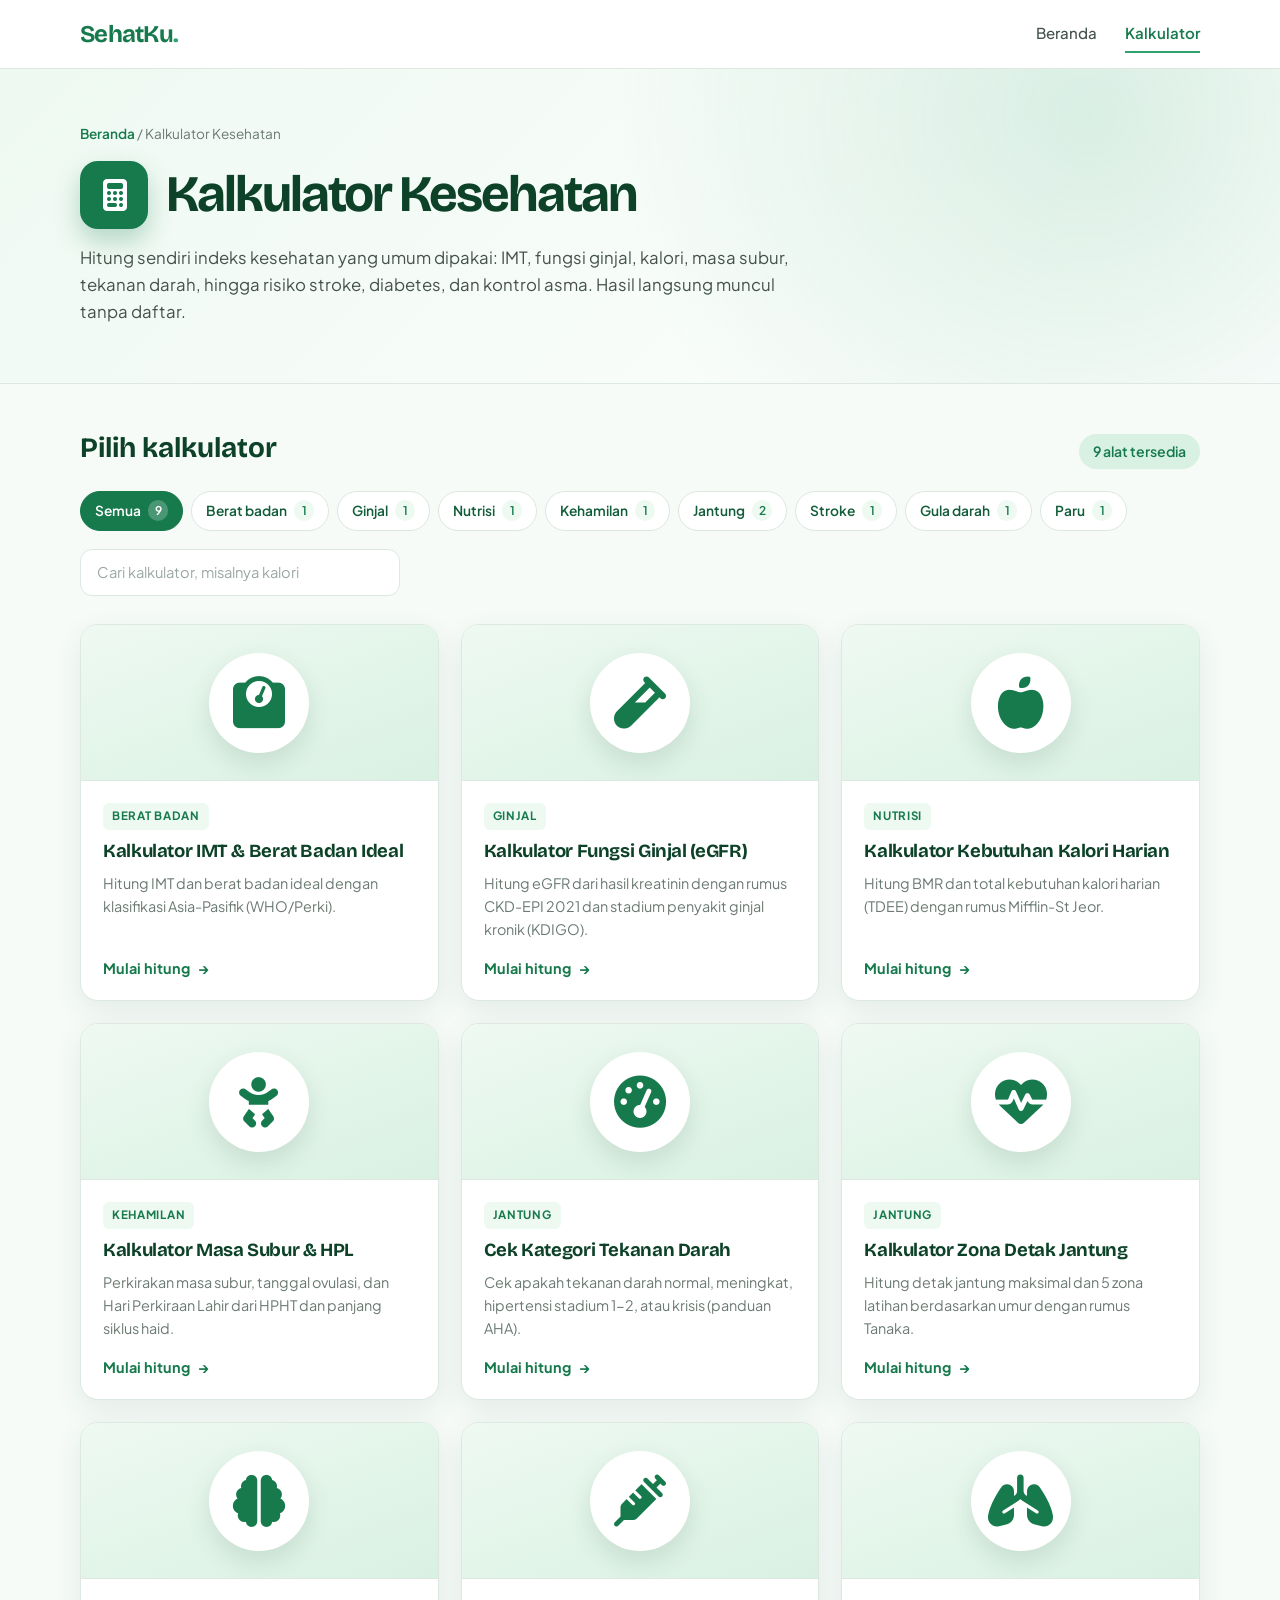
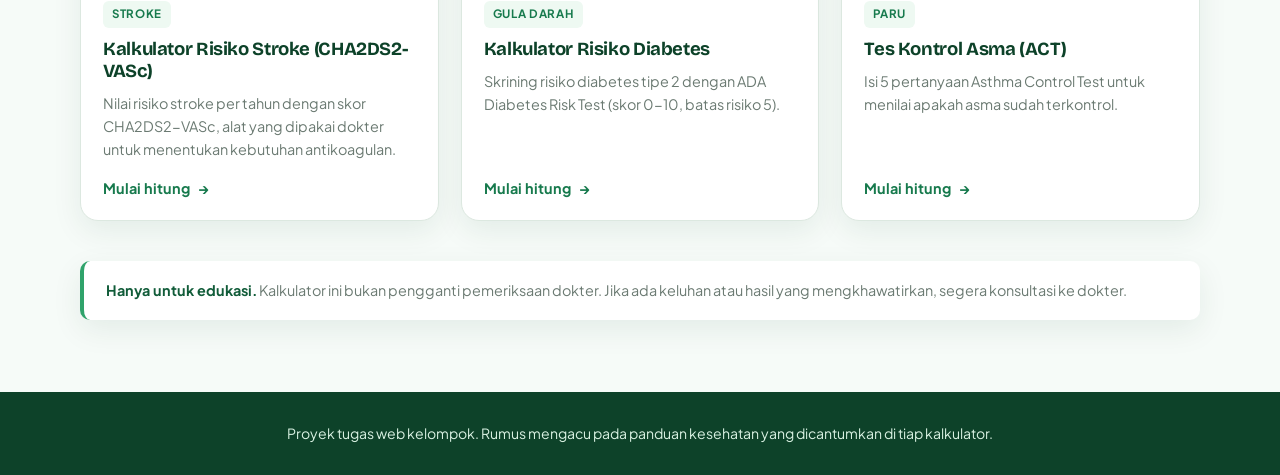
<file: index.html>
<!DOCTYPE html>
<html lang="id">
<head>
  <meta charset="UTF-8">
  <meta name="viewport" content="width=device-width, initial-scale=1">
  <title>Kalkulator Kesehatan Online</title>
  <meta name="description" content="Kumpulan kalkulator kesehatan gratis: IMT, fungsi ginjal, kalori, masa subur, tekanan darah, detak jantung, risiko stroke, diabetes, dan asma.">
  <link rel="preconnect" href="https://fonts.googleapis.com">
  <link rel="preconnect" href="https://fonts.gstatic.com" crossorigin>
  <link href="https://fonts.googleapis.com/css2?family=Bricolage+Grotesque:wght@600;700&family=Plus+Jakarta+Sans:wght@400;500;600&display=swap" rel="stylesheet">
  <link rel="stylesheet" href="https://cdnjs.cloudflare.com/ajax/libs/font-awesome/6.5.2/css/all.min.css">
  <link rel="stylesheet" href="css/style.css">
</head>
<body>

  <header class="topbar">
    <div class="wrap topbar-in">
      <a class="brand" href="index.html">SehatKu<span class="brand-dot">.</span></a>
      <nav class="menu" aria-label="Menu utama">
        <a href="index.html">Beranda</a>
        <a href="index.html#kalkulator" aria-current="page">Kalkulator</a>
      </nav>
    </div>
  </header>

  <main>
    <section class="hero">
      <div class="wrap">
        <p class="crumb"><a href="index.html">Beranda</a> / Kalkulator Kesehatan</p>
        <h1 class="judul-hero">
          <span class="judul-ikon" aria-hidden="true"><i class="fa-solid fa-calculator"></i></span>
          Kalkulator Kesehatan
        </h1>
        <p class="lead">Hitung sendiri indeks kesehatan yang umum dipakai: IMT, fungsi ginjal, kalori, masa subur, tekanan darah, hingga risiko stroke, diabetes, dan kontrol asma. Hasil langsung muncul tanpa daftar.</p>
      </div>
    </section>

    <section class="wrap tools" aria-labelledby="judul-pilih">
      <div class="tools-head"  id="kalkulator">
        <h2 id="judul-pilih">Pilih kalkulator</h2>
        <p id="jumlah" class="count" aria-live="polite">9 alat tersedia</p>
      </div>

      <div class="controls">
        <div class="filters" id="filters" role="group" aria-label="Filter kategori">
          <button class="chip is-active" data-filter="semua">Semua <span>9</span></button>
          <button class="chip" data-filter="berat-badan">Berat badan <span>1</span></button>
          <button class="chip" data-filter="ginjal">Ginjal <span>1</span></button>
          <button class="chip" data-filter="nutrisi">Nutrisi <span>1</span></button>
          <button class="chip" data-filter="kehamilan">Kehamilan <span>1</span></button>
          <button class="chip" data-filter="jantung">Jantung <span>2</span></button>
          <button class="chip" data-filter="stroke">Stroke <span>1</span></button>
          <button class="chip" data-filter="gula-darah">Gula darah <span>1</span></button>
          <button class="chip" data-filter="paru">Paru <span>1</span></button>
        </div>
        <label class="search">
          <span class="sr-only">Cari kalkulator</span>
          <input type="search" id="cari" placeholder="Cari kalkulator, misalnya kalori">
        </label>
      </div>

      <div class="grid" id="grid">
        <a class="card" data-cat="berat-badan" href="kalkulator/imt.html">
          <span class="card-media"><i class="fa-solid fa-weight-scale" aria-hidden="true"></i></span>
          <span class="card-body">
            <span class="tag">Berat badan</span>
            <h3>Kalkulator IMT &amp; Berat Badan Ideal</h3>
            <p>Hitung IMT dan berat badan ideal dengan klasifikasi Asia-Pasifik (WHO/Perki).</p>
            <span class="go">Mulai hitung <span aria-hidden="true">&#8594;</span></span>
          </span>
        </a>
        <a class="card" data-cat="ginjal" href="kalkulator/egfr-ginjal.html">
          <span class="card-media"><i class="fa-solid fa-vial" aria-hidden="true"></i></span>
          <span class="card-body">
            <span class="tag">Ginjal</span>
            <h3>Kalkulator Fungsi Ginjal (eGFR)</h3>
            <p>Hitung eGFR dari hasil kreatinin dengan rumus CKD-EPI 2021 dan stadium penyakit ginjal kronik (KDIGO).</p>
            <span class="go">Mulai hitung <span aria-hidden="true">&#8594;</span></span>
          </span>
        </a>
        <a class="card" data-cat="nutrisi" href="kalkulator/kalori.html">
          <span class="card-media"><i class="fa-solid fa-apple-whole" aria-hidden="true"></i></span>
          <span class="card-body">
            <span class="tag">Nutrisi</span>
            <h3>Kalkulator Kebutuhan Kalori Harian</h3>
            <p>Hitung BMR dan total kebutuhan kalori harian (TDEE) dengan rumus Mifflin-St Jeor.</p>
            <span class="go">Mulai hitung <span aria-hidden="true">&#8594;</span></span>
          </span>
        </a>
        <a class="card" data-cat="kehamilan" href="kalkulator/masa-subur.html">
          <span class="card-media"><i class="fa-solid fa-baby" aria-hidden="true"></i></span>
          <span class="card-body">
            <span class="tag">Kehamilan</span>
            <h3>Kalkulator Masa Subur &amp; HPL</h3>
            <p>Perkirakan masa subur, tanggal ovulasi, dan Hari Perkiraan Lahir dari HPHT dan panjang siklus haid.</p>
            <span class="go">Mulai hitung <span aria-hidden="true">&#8594;</span></span>
          </span>
        </a>
        <a class="card" data-cat="jantung" href="kalkulator/tekanan-darah.html">
          <span class="card-media"><i class="fa-solid fa-gauge-high" aria-hidden="true"></i></span>
          <span class="card-body">
            <span class="tag">Jantung</span>
            <h3>Cek Kategori Tekanan Darah</h3>
            <p>Cek apakah tekanan darah normal, meningkat, hipertensi stadium 1-2, atau krisis (panduan AHA).</p>
            <span class="go">Mulai hitung <span aria-hidden="true">&#8594;</span></span>
          </span>
        </a>
        <a class="card" data-cat="jantung" href="kalkulator/detak-jantung.html">
          <span class="card-media"><i class="fa-solid fa-heart-pulse" aria-hidden="true"></i></span>
          <span class="card-body">
            <span class="tag">Jantung</span>
            <h3>Kalkulator Zona Detak Jantung</h3>
            <p>Hitung detak jantung maksimal dan 5 zona latihan berdasarkan umur dengan rumus Tanaka.</p>
            <span class="go">Mulai hitung <span aria-hidden="true">&#8594;</span></span>
          </span>
        </a>
        <a class="card" data-cat="stroke" href="kalkulator/risiko-stroke.html">
          <span class="card-media"><i class="fa-solid fa-brain" aria-hidden="true"></i></span>
          <span class="card-body">
            <span class="tag">Stroke</span>
            <h3>Kalkulator Risiko Stroke (CHA2DS2-VASc)</h3>
            <p>Nilai risiko stroke per tahun dengan skor CHA2DS2-VASc, alat yang dipakai dokter untuk menentukan kebutuhan antikoagulan.</p>
            <span class="go">Mulai hitung <span aria-hidden="true">&#8594;</span></span>
          </span>
        </a>
        <a class="card" data-cat="gula-darah" href="kalkulator/risiko-diabetes.html">
          <span class="card-media"><i class="fa-solid fa-syringe" aria-hidden="true"></i></span>
          <span class="card-body">
            <span class="tag">Gula darah</span>
            <h3>Kalkulator Risiko Diabetes</h3>
            <p>Skrining risiko diabetes tipe 2 dengan ADA Diabetes Risk Test (skor 0-10, batas risiko 5).</p>
            <span class="go">Mulai hitung <span aria-hidden="true">&#8594;</span></span>
          </span>
        </a>
        <a class="card" data-cat="paru" href="kalkulator/asma-act.html">
          <span class="card-media"><i class="fa-solid fa-lungs" aria-hidden="true"></i></span>
          <span class="card-body">
            <span class="tag">Paru</span>
            <h3>Tes Kontrol Asma (ACT)</h3>
            <p>Isi 5 pertanyaan Asthma Control Test untuk menilai apakah asma sudah terkontrol.</p>
            <span class="go">Mulai hitung <span aria-hidden="true">&#8594;</span></span>
          </span>
        </a>
      </div>

      <p id="kosong" class="empty" hidden>Tidak ada kalkulator yang cocok. Coba kata kunci lain atau pilih kategori Semua.</p>

      <p class="notice"><strong>Hanya untuk edukasi.</strong> Kalkulator ini bukan pengganti pemeriksaan dokter. Jika ada keluhan atau hasil yang mengkhawatirkan, segera konsultasi ke dokter.</p>
    </section>
  </main>

  <footer class="foot" id="tentang">
    <div class="wrap">
      <p>Proyek tugas web kelompok. Rumus mengacu pada panduan kesehatan yang dicantumkan di tiap kalkulator.</p>
    </div>
  </footer>

  <script src="js/main.js"></script>
</body>
</html>
</file>
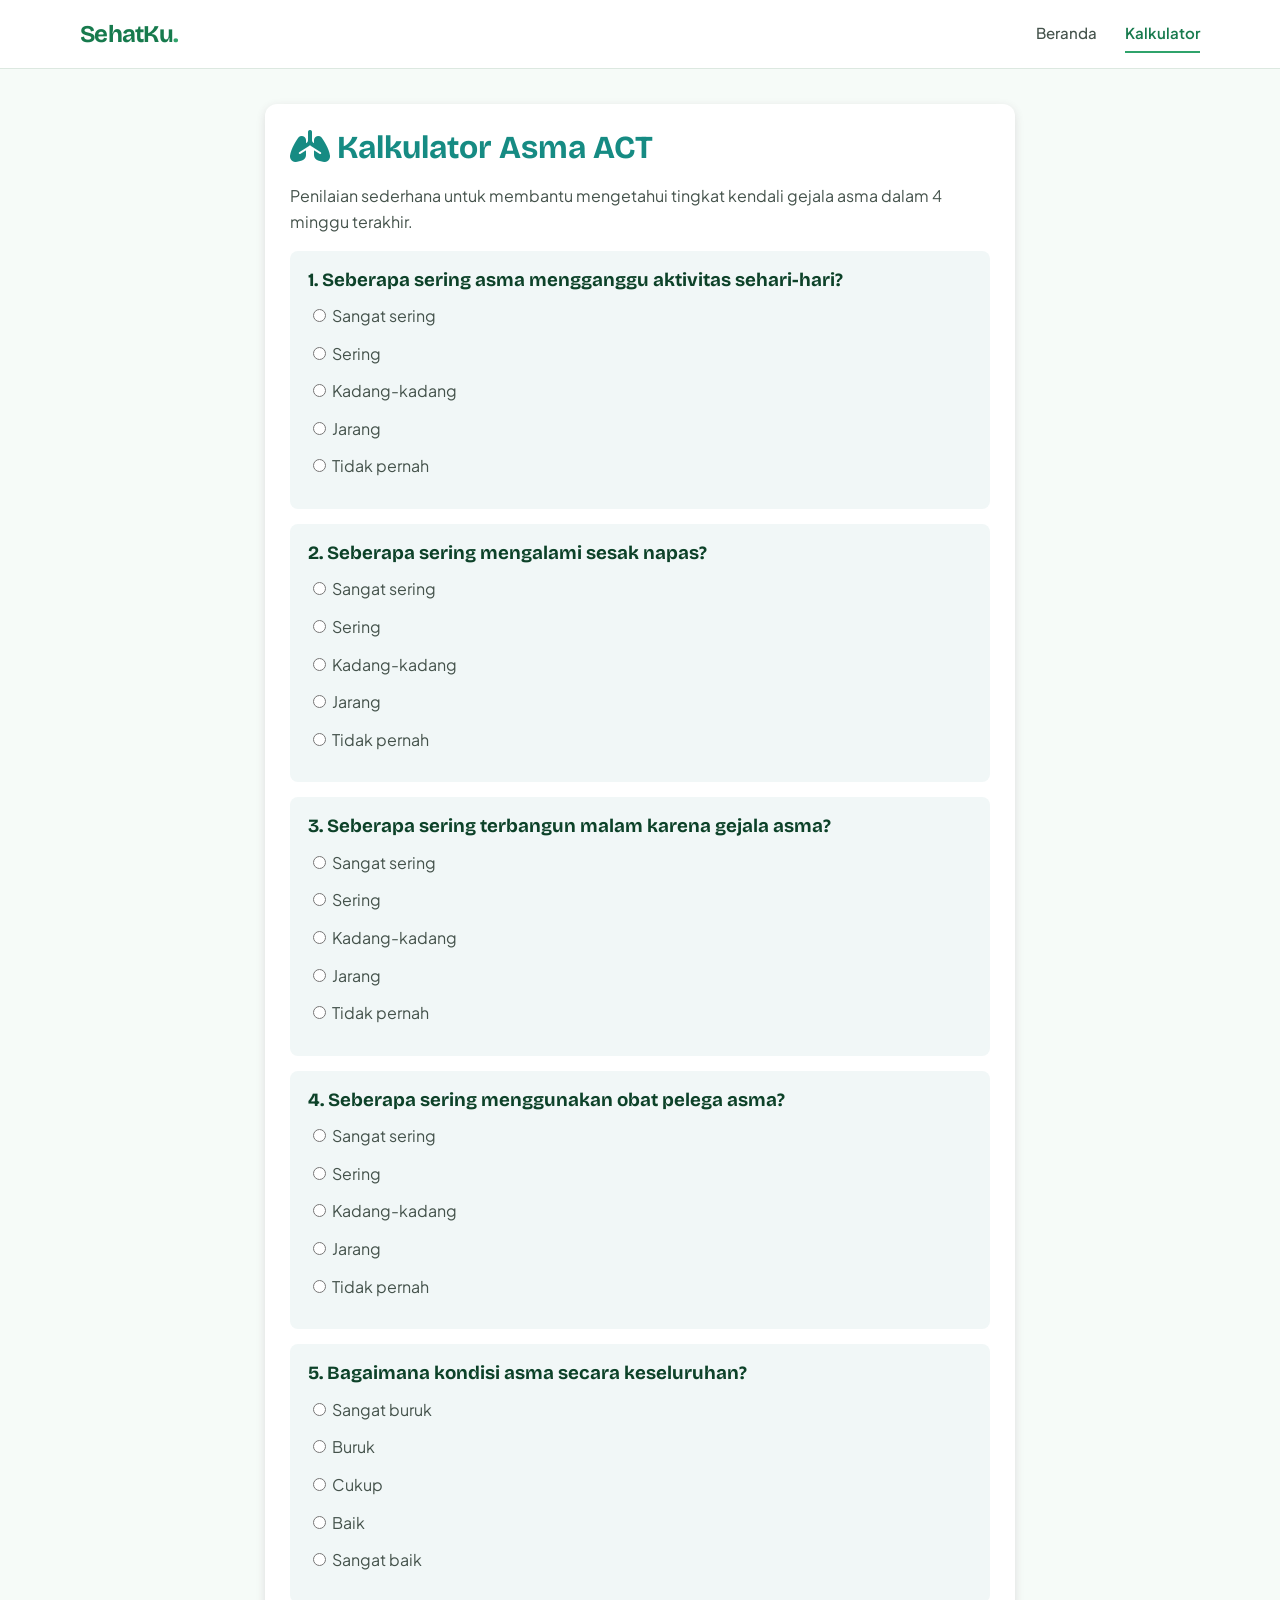
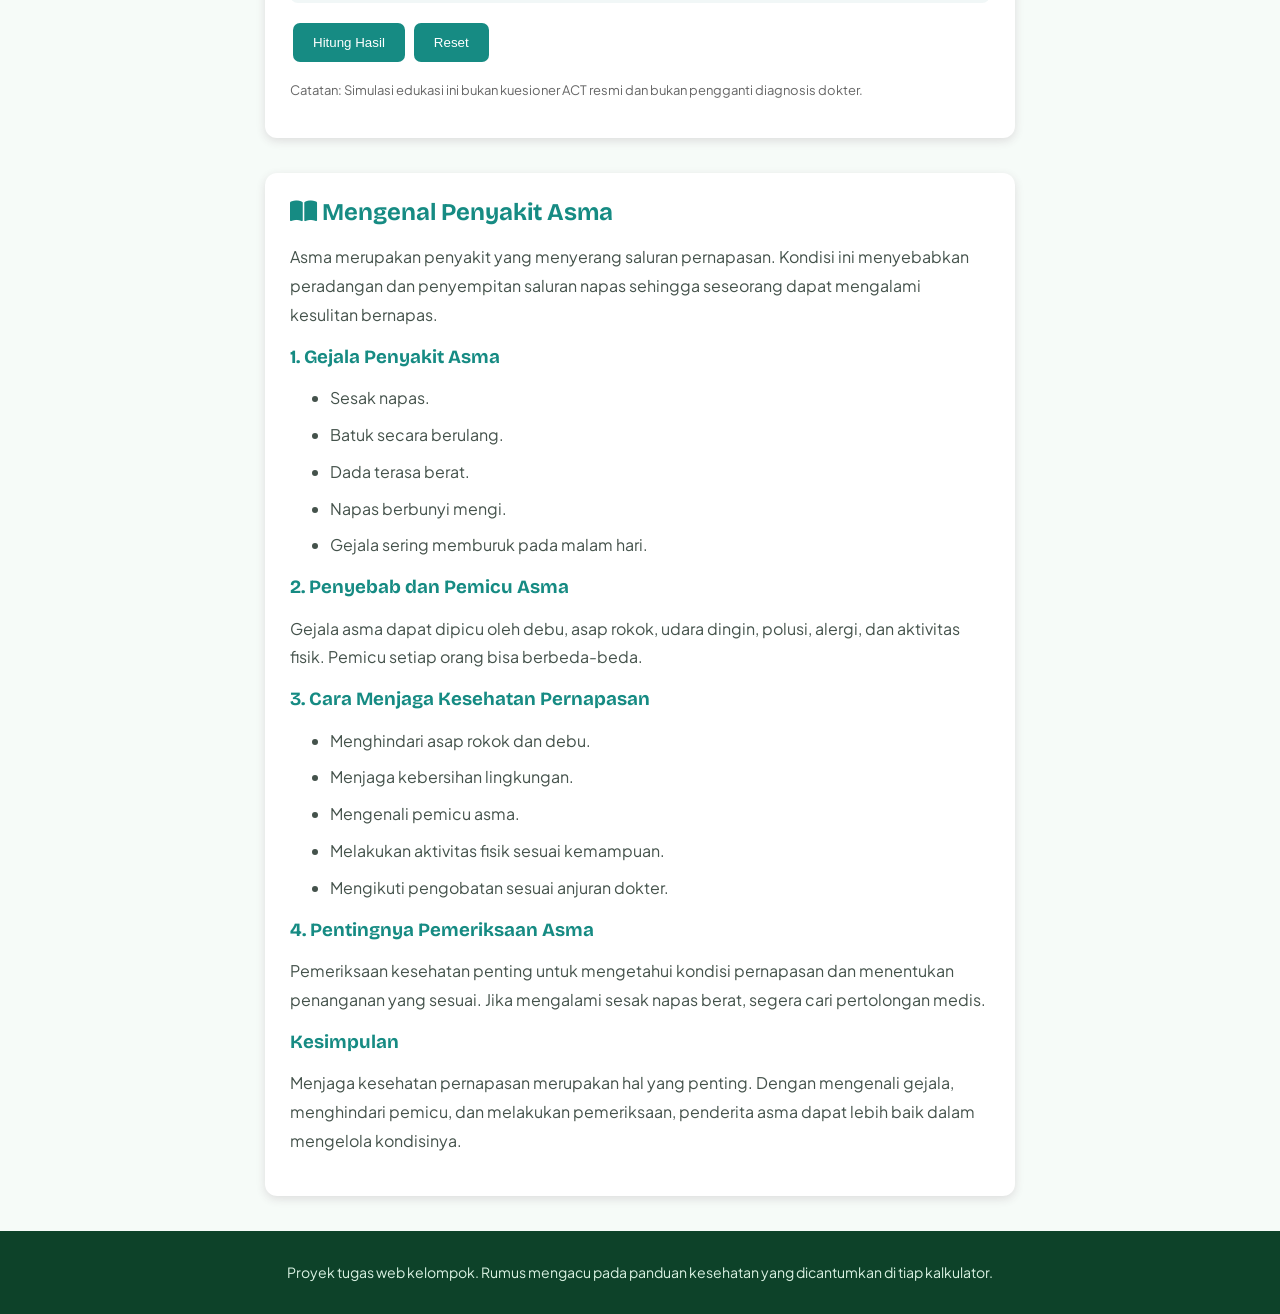
<file: kalkulator/asma-act.html>
<!DOCTYPE html>
<html lang="id">
<head>
    <meta charset="UTF-8">
    <meta name="viewport" content="width=device-width, initial-scale=1.0">
    <title>Kalkulator Asma ACT - SehatKu</title>

    <link rel="preconnect" href="https://fonts.googleapis.com">
    <link rel="preconnect" href="https://fonts.gstatic.com" crossorigin>
    <link href="https://fonts.googleapis.com/css2?family=Bricolage+Grotesque:wght@600;700&family=Plus+Jakarta+Sans:wght@400;500;600&display=swap" rel="stylesheet">
    <link rel="stylesheet" href="https://cdnjs.cloudflare.com/ajax/libs/font-awesome/6.5.2/css/all.min.css">
    <link rel="stylesheet" href="../css/style.css">

    <style>
        /* KALKULATOR */
        .asma-container {
            max-width: 750px;
            margin: 35px auto;
            padding: 25px;
            background: white;
            border-radius: 12px;
            box-shadow: 0 3px 10px #ddd;
        }

        .asma-container h1 {
            color: #168b83;
        }

        .asma-question {
            padding: 18px;
            margin: 15px 0;
            background: #f1f7f7;
            border-radius: 8px;
        }

        .asma-question label {
            display: block;
            margin: 12px 0;
            cursor: pointer;
        }

        .asma-btn {
            background: #168b83;
            color: white;
            border: none;
            padding: 12px 20px;
            border-radius: 7px;
            cursor: pointer;
            margin: 5px 3px;
        }

        .asma-btn:hover {
            background: #106b65;
        }

        #hasil-asma {
            display: none;
            margin-top: 20px;
            padding: 20px;
            background: #e5f5f0;
            border-radius: 8px;
        }

        /* ARTIKEL */
        .artikel {
            max-width: 750px;
            margin: 35px auto;
            padding: 25px;
            background: white;
            border-radius: 12px;
            box-shadow: 0 3px 10px #ddd;
            line-height: 1.8;
        }

        .artikel h2,
        .artikel h3 {
            color: #168b83;
        }

        .artikel li {
            margin-bottom: 8px;
        }

        /* RESPONSIVE */
        @media(max-width: 768px) {
            .asma-container,
            .artikel {
                margin: 20px 12px;
                padding: 18px;
            }
        }
    </style>
</head>

<body>

  <header class="topbar">
    <div class="wrap topbar-in">
      <a class="brand" href="../index.html">SehatKu<span class="brand-dot">.</span></a>
      <nav class="menu" aria-label="Menu utama">
        <a href="../index.html">Beranda</a>
        <a href="../index.html#kalkulator" aria-current="page">Kalkulator</a>
      </nav>
    </div>
  </header>

  <main>
    <div class="asma-container">
        <h1><i class="fa-solid fa-lungs"></i> Kalkulator Asma ACT</h1>
        <p>Penilaian sederhana untuk membantu mengetahui tingkat kendali gejala asma dalam 4 minggu terakhir.</p>

        <form id="form-asma">
            <div class="asma-question">
                <h3>1. Seberapa sering asma mengganggu aktivitas sehari-hari?</h3>
                <label><input type="radio" name="q1" value="1"> Sangat sering</label>
                <label><input type="radio" name="q1" value="2"> Sering</label>
                <label><input type="radio" name="q1" value="3"> Kadang-kadang</label>
                <label><input type="radio" name="q1" value="4"> Jarang</label>
                <label><input type="radio" name="q1" value="5"> Tidak pernah</label>
            </div>

            <div class="asma-question">
                <h3>2. Seberapa sering mengalami sesak napas?</h3>
                <label><input type="radio" name="q2" value="1"> Sangat sering</label>
                <label><input type="radio" name="q2" value="2"> Sering</label>
                <label><input type="radio" name="q2" value="3"> Kadang-kadang</label>
                <label><input type="radio" name="q2" value="4"> Jarang</label>
                <label><input type="radio" name="q2" value="5"> Tidak pernah</label>
            </div>

            <div class="asma-question">
                <h3>3. Seberapa sering terbangun malam karena gejala asma?</h3>
                <label><input type="radio" name="q3" value="1"> Sangat sering</label>
                <label><input type="radio" name="q3" value="2"> Sering</label>
                <label><input type="radio" name="q3" value="3"> Kadang-kadang</label>
                <label><input type="radio" name="q3" value="4"> Jarang</label>
                <label><input type="radio" name="q3" value="5"> Tidak pernah</label>
            </div>

            <div class="asma-question">
                <h3>4. Seberapa sering menggunakan obat pelega asma?</h3>
                <label><input type="radio" name="q4" value="1"> Sangat sering</label>
                <label><input type="radio" name="q4" value="2"> Sering</label>
                <label><input type="radio" name="q4" value="3"> Kadang-kadang</label>
                <label><input type="radio" name="q4" value="4"> Jarang</label>
                <label><input type="radio" name="q4" value="5"> Tidak pernah</label>
            </div>

            <div class="asma-question">
                <h3>5. Bagaimana kondisi asma secara keseluruhan?</h3>
                <label><input type="radio" name="q5" value="1"> Sangat buruk</label>
                <label><input type="radio" name="q5" value="2"> Buruk</label>
                <label><input type="radio" name="q5" value="3"> Cukup</label>
                <label><input type="radio" name="q5" value="4"> Baik</label>
                <label><input type="radio" name="q5" value="5"> Sangat baik</label>
            </div>

            <button type="submit" class="asma-btn">Hitung Hasil</button>
            <button type="reset" class="asma-btn">Reset</button>
        </form>

        <div id="hasil-asma" aria-live="polite"></div>

        <p style="font-size:13px;color:#666;">
            Catatan: Simulasi edukasi ini bukan kuesioner ACT resmi dan bukan pengganti diagnosis dokter.
        </p>
    </div>

    <section class="artikel" id="artikel">
        <h2><i class="fa-solid fa-book-open"></i> Mengenal Penyakit Asma</h2>
        <p>Asma merupakan penyakit yang menyerang saluran pernapasan. Kondisi ini menyebabkan peradangan dan penyempitan saluran napas sehingga seseorang dapat mengalami kesulitan bernapas.</p>

        <h3>1. Gejala Penyakit Asma</h3>
        <ul>
            <li>Sesak napas.</li>
            <li>Batuk secara berulang.</li>
            <li>Dada terasa berat.</li>
            <li>Napas berbunyi mengi.</li>
            <li>Gejala sering memburuk pada malam hari.</li>
        </ul>

        <h3>2. Penyebab dan Pemicu Asma</h3>
        <p>Gejala asma dapat dipicu oleh debu, asap rokok, udara dingin, polusi, alergi, dan aktivitas fisik. Pemicu setiap orang bisa berbeda-beda.</p>

        <h3>3. Cara Menjaga Kesehatan Pernapasan</h3>
        <ul>
            <li>Menghindari asap rokok dan debu.</li>
            <li>Menjaga kebersihan lingkungan.</li>
            <li>Mengenali pemicu asma.</li>
            <li>Melakukan aktivitas fisik sesuai kemampuan.</li>
            <li>Mengikuti pengobatan sesuai anjuran dokter.</li>
        </ul>

        <h3>4. Pentingnya Pemeriksaan Asma</h3>
        <p>Pemeriksaan kesehatan penting untuk mengetahui kondisi pernapasan dan menentukan penanganan yang sesuai. Jika mengalami sesak napas berat, segera cari pertolongan medis.</p>

        <h3>Kesimpulan</h3>
        <p>Menjaga kesehatan pernapasan merupakan hal yang penting. Dengan mengenali gejala, menghindari pemicu, dan melakukan pemeriksaan, penderita asma dapat lebih baik dalam mengelola kondisinya.</p>
    </section>
  </main>

  <footer class="foot" id="tentang">
    <div class="wrap">
      <p>Proyek tugas web kelompok. Rumus mengacu pada panduan kesehatan yang dicantumkan di tiap kalkulator.</p>
    </div>
  </footer>

  <script src="../js/asma-act.js"></script>
</body>
</html>
</file>
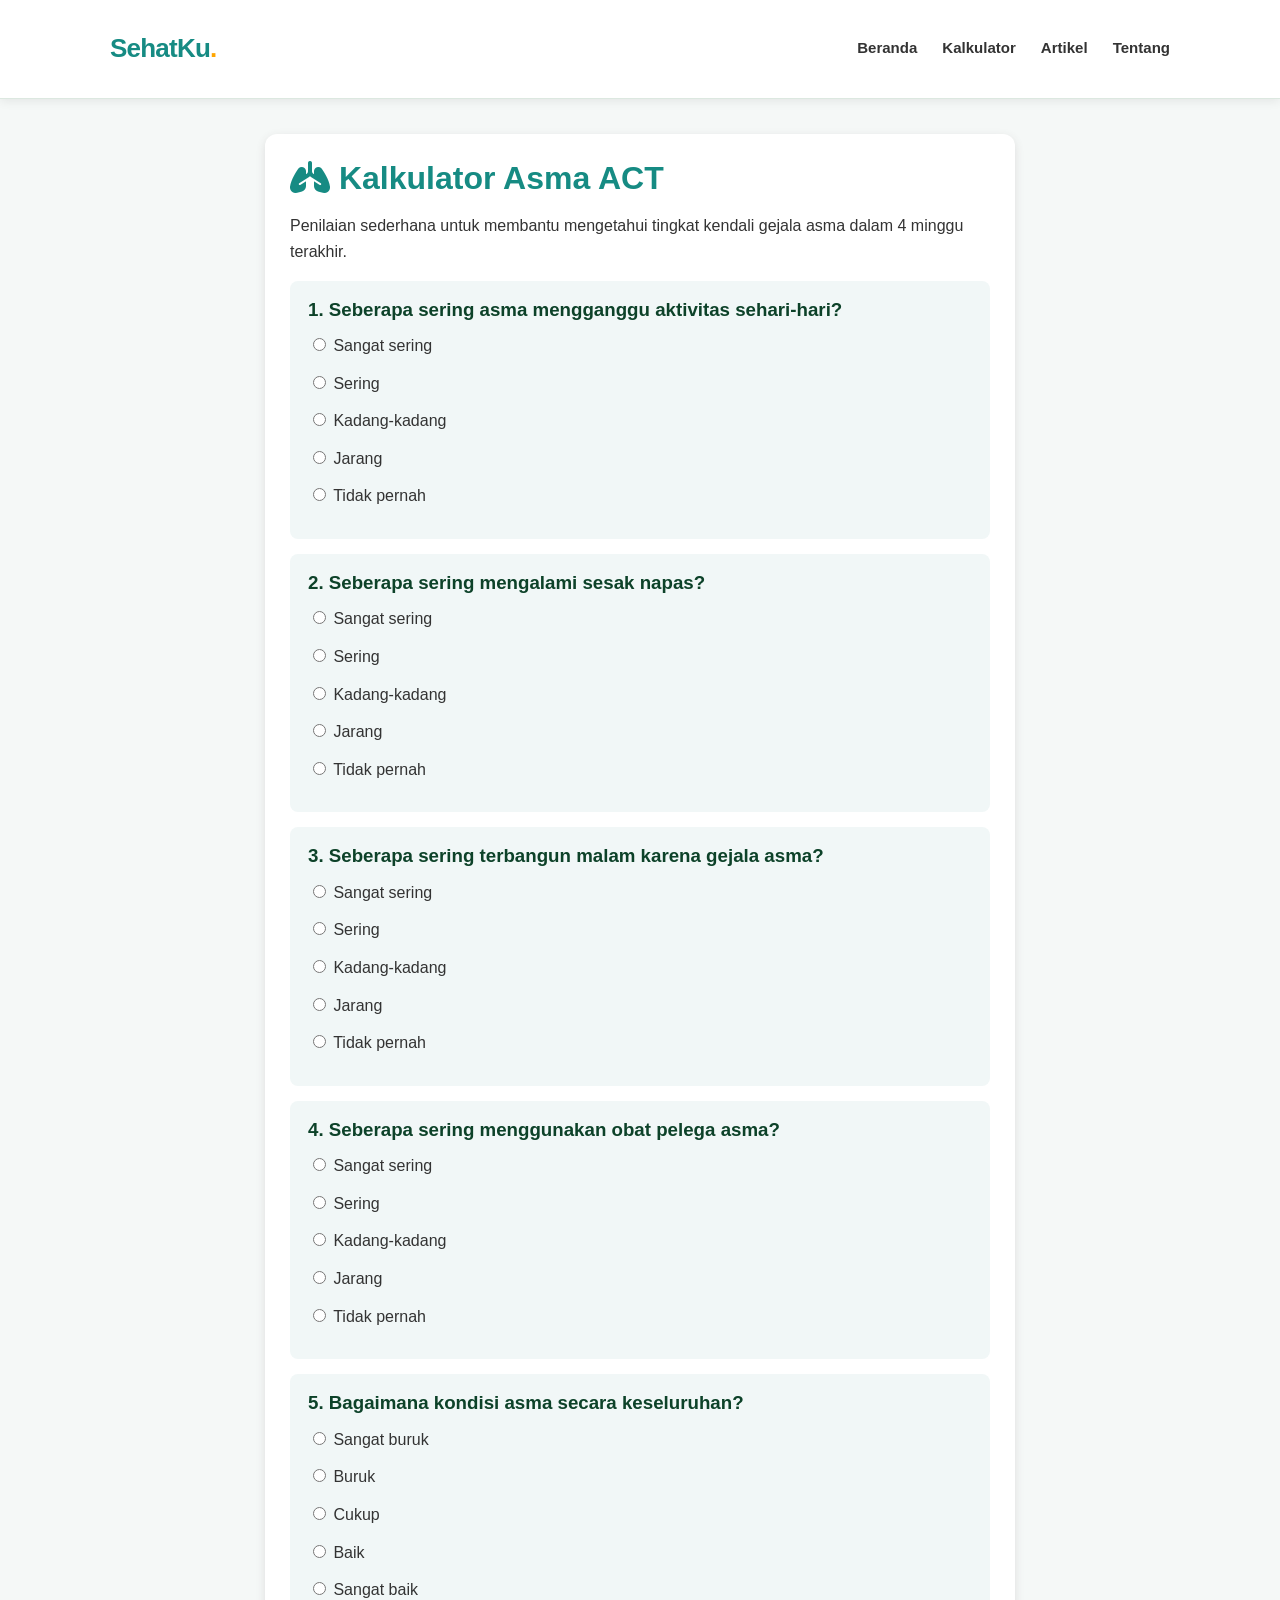
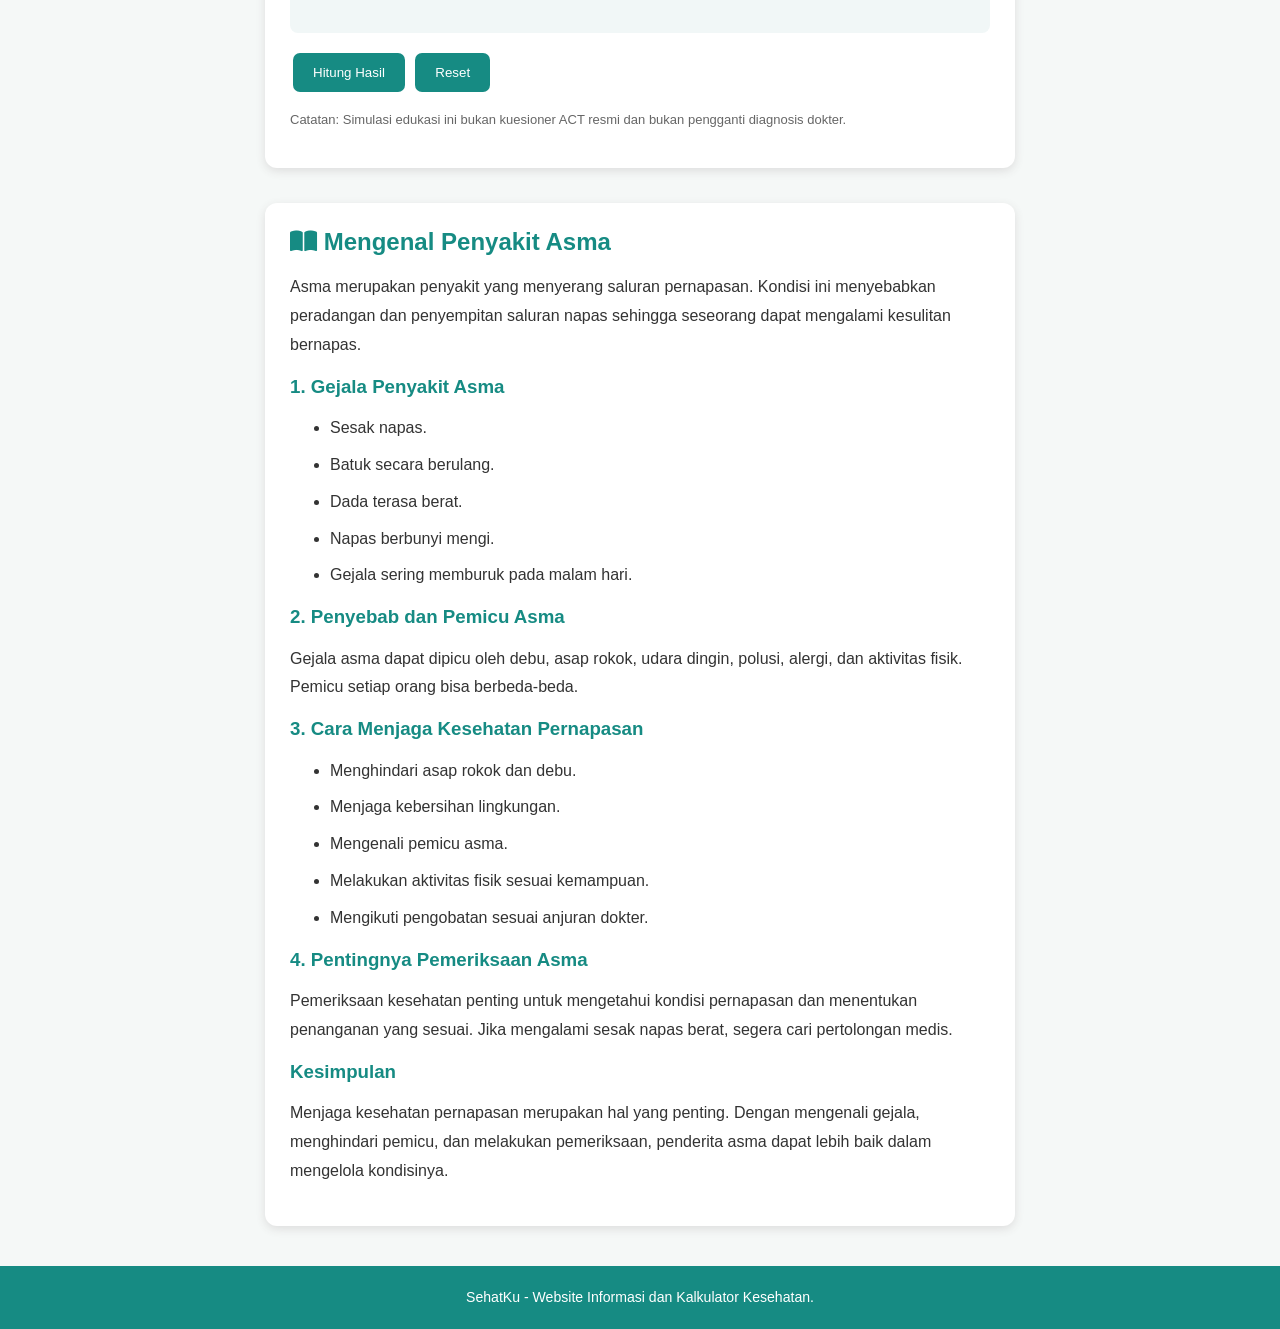
<file: Kalkulator/asma-act.html>
<!DOCTYPE html>
<html lang="id">
<head>
    <meta charset="UTF-8">
    <meta name="viewport" content="width=device-width, initial-scale=1.0">

    <title>Kalkulator Asma ACT - SehatKu</title>

    <link rel="stylesheet" href="../css/style.css">

    <link rel="stylesheet"
    href="https://cdnjs.cloudflare.com/ajax/libs/font-awesome/6.5.2/css/all.min.css">

    <style>
        body {
            margin: 0;
            background: #f5f8f7;
            font-family: Arial, sans-serif;
            color: #333;
        }

        /* HEADER */
        .topbar {
            background: white;
            padding: 15px 0;
            position: sticky;
            top: 0;
            z-index: 1000;
            box-shadow: 0 2px 10px rgba(0,0,0,0.08);
        }

        .topbar-in {
            max-width: 1100px;
            margin: auto;
            padding: 0 20px;
            display: flex;
            justify-content: space-between;
            align-items: center;
        }

        .brand {
            font-size: 26px;
            font-weight: bold;
            color: #168b83;
            text-decoration: none;
        }

        .brand-dot {
            color: orange;
        }

        .menu {
            display: flex;
            gap: 25px;
        }

        .menu a {
            text-decoration: none;
            color: #333;
            font-weight: bold;
        }

        .menu a:hover {
            color: #168b83;
        }

        .menu-toggle {
            display: none;
            background: none;
            border: none;
            font-size: 23px;
            color: #168b83;
            cursor: pointer;
        }

        /* KALKULATOR */
        .asma-container {
            max-width: 750px;
            margin: 35px auto;
            padding: 25px;
            background: white;
            border-radius: 12px;
            box-shadow: 0 3px 10px #ddd;
        }

        .asma-container h1 {
            color: #168b83;
        }

        .asma-question {
            padding: 18px;
            margin: 15px 0;
            background: #f1f7f7;
            border-radius: 8px;
        }

        .asma-question label {
            display: block;
            margin: 12px 0;
            cursor: pointer;
        }

        .asma-btn {
            background: #168b83;
            color: white;
            border: none;
            padding: 12px 20px;
            border-radius: 7px;
            cursor: pointer;
            margin: 5px 3px;
        }

        .asma-btn:hover {
            background: #106b65;
        }

        #hasil-asma {
            display: none;
            margin-top: 20px;
            padding: 20px;
            background: #e5f5f0;
            border-radius: 8px;
        }

        /* ARTIKEL */
        .artikel {
            max-width: 750px;
            margin: 35px auto;
            padding: 25px;
            background: white;
            border-radius: 12px;
            box-shadow: 0 3px 10px #ddd;
            line-height: 1.8;
        }

        .artikel h2,
        .artikel h3 {
            color: #168b83;
        }

        .artikel li {
            margin-bottom: 8px;
        }

        /* FOOTER */
        .foot {
            background: #168b83;
            color: white;
            text-align: center;
            padding: 20px;
            margin-top: 40px;
        }

        /* RESPONSIVE */
        @media(max-width: 768px) {
            .menu-toggle {
                display: block;
            }

            .menu {
                display: none;
                position: absolute;
                top: 65px;
                left: 0;
                width: 100%;
                padding: 20px;
                background: white;
                flex-direction: column;
                box-sizing: border-box;
            }

            .menu.active {
                display: flex;
            }

            .asma-container,
            .artikel {
                margin: 20px 12px;
                padding: 18px;
            }
        }
    </style>
</head>

<body>

<!-- HEADER DAN NAVBAR -->
<header class="topbar">
    <div class="topbar-in">

        <a href="../index.html" class="brand">
            SehatKu<span class="brand-dot">.</span>
        </a>

        <button class="menu-toggle" id="menuToggle"
                aria-label="Buka menu"
                aria-expanded="false">
            <i class="fa-solid fa-bars"></i>
        </button>

        <nav class="menu" id="menuUtama">
            <a href="../index.html">Beranda</a>
            <a href="../index.html#kalkulator">Kalkulator</a>
            <a href="#artikel">Artikel</a>
            <a href="../index.html#tentang">Tentang</a>
        </nav>

    </div>
</header>


<!-- KALKULATOR ASMA ACT -->
<div class="asma-container">

    <h1>
        <i class="fa-solid fa-lungs"></i>
        Kalkulator Asma ACT
    </h1>

    <p>
        Penilaian sederhana untuk membantu mengetahui
        tingkat kendali gejala asma dalam 4 minggu terakhir.
    </p>

    <form id="form-asma">

        <div class="asma-question">
            <h3>1. Seberapa sering asma mengganggu aktivitas sehari-hari?</h3>

            <label><input type="radio" name="q1" value="1"> Sangat sering</label>
            <label><input type="radio" name="q1" value="2"> Sering</label>
            <label><input type="radio" name="q1" value="3"> Kadang-kadang</label>
            <label><input type="radio" name="q1" value="4"> Jarang</label>
            <label><input type="radio" name="q1" value="5"> Tidak pernah</label>
        </div>

        <div class="asma-question">
            <h3>2. Seberapa sering mengalami sesak napas?</h3>

            <label><input type="radio" name="q2" value="1"> Sangat sering</label>
            <label><input type="radio" name="q2" value="2"> Sering</label>
            <label><input type="radio" name="q2" value="3"> Kadang-kadang</label>
            <label><input type="radio" name="q2" value="4"> Jarang</label>
            <label><input type="radio" name="q2" value="5"> Tidak pernah</label>
        </div>

        <div class="asma-question">
            <h3>3. Seberapa sering terbangun malam karena gejala asma?</h3>

            <label><input type="radio" name="q3" value="1"> Sangat sering</label>
            <label><input type="radio" name="q3" value="2"> Sering</label>
            <label><input type="radio" name="q3" value="3"> Kadang-kadang</label>
            <label><input type="radio" name="q3" value="4"> Jarang</label>
            <label><input type="radio" name="q3" value="5"> Tidak pernah</label>
        </div>

        <div class="asma-question">
            <h3>4. Seberapa sering menggunakan obat pelega asma?</h3>

            <label><input type="radio" name="q4" value="1"> Sangat sering</label>
            <label><input type="radio" name="q4" value="2"> Sering</label>
            <label><input type="radio" name="q4" value="3"> Kadang-kadang</label>
            <label><input type="radio" name="q4" value="4"> Jarang</label>
            <label><input type="radio" name="q4" value="5"> Tidak pernah</label>
        </div>

        <div class="asma-question">
            <h3>5. Bagaimana kondisi asma secara keseluruhan?</h3>

            <label><input type="radio" name="q5" value="1"> Sangat buruk</label>
            <label><input type="radio" name="q5" value="2"> Buruk</label>
            <label><input type="radio" name="q5" value="3"> Cukup</label>
            <label><input type="radio" name="q5" value="4"> Baik</label>
            <label><input type="radio" name="q5" value="5"> Sangat baik</label>
        </div>

        <button type="submit" class="asma-btn">
            Hitung Hasil
        </button>

        <button type="reset" class="asma-btn">
            Reset
        </button>

    </form>

    <div id="hasil-asma" aria-live="polite"></div>

    <p style="font-size:13px;color:#666;">
        Catatan: Simulasi edukasi ini bukan kuesioner ACT resmi
        dan bukan pengganti diagnosis dokter.
    </p>

</div>


<!-- ARTIKEL ASMA -->
<section class="artikel" id="artikel">

    <h2>
        <i class="fa-solid fa-book-open"></i>
        Mengenal Penyakit Asma
    </h2>

    <p>
        Asma merupakan penyakit yang menyerang saluran
        pernapasan. Kondisi ini menyebabkan peradangan
        dan penyempitan saluran napas sehingga seseorang
        dapat mengalami kesulitan bernapas.
    </p>

    <h3>1. Gejala Penyakit Asma</h3>

    <ul>
        <li>Sesak napas.</li>
        <li>Batuk secara berulang.</li>
        <li>Dada terasa berat.</li>
        <li>Napas berbunyi mengi.</li>
        <li>Gejala sering memburuk pada malam hari.</li>
    </ul>

    <h3>2. Penyebab dan Pemicu Asma</h3>

    <p>
        Gejala asma dapat dipicu oleh debu, asap rokok,
        udara dingin, polusi, alergi, dan aktivitas fisik.
        Pemicu setiap orang bisa berbeda-beda.
    </p>

    <h3>3. Cara Menjaga Kesehatan Pernapasan</h3>

    <ul>
        <li>Menghindari asap rokok dan debu.</li>
        <li>Menjaga kebersihan lingkungan.</li>
        <li>Mengenali pemicu asma.</li>
        <li>Melakukan aktivitas fisik sesuai kemampuan.</li>
        <li>Mengikuti pengobatan sesuai anjuran dokter.</li>
    </ul>

    <h3>4. Pentingnya Pemeriksaan Asma</h3>

    <p>
        Pemeriksaan kesehatan penting untuk mengetahui
        kondisi pernapasan dan menentukan penanganan
        yang sesuai. Jika mengalami sesak napas berat,
        segera cari pertolongan medis.
    </p>

    <h3>Kesimpulan</h3>

    <p>
        Menjaga kesehatan pernapasan merupakan hal yang
        penting. Dengan mengenali gejala, menghindari
        pemicu, dan melakukan pemeriksaan, penderita
        asma dapat lebih baik dalam mengelola kondisinya.
    </p>

</section>


<!-- FOOTER -->
<footer class="foot" id="tentang">
    <p>SehatKu - Website Informasi dan Kalkulator Kesehatan.</p>
</footer>


<script src="../js/asma-act.js"></script>

</body>
</html>
</file>
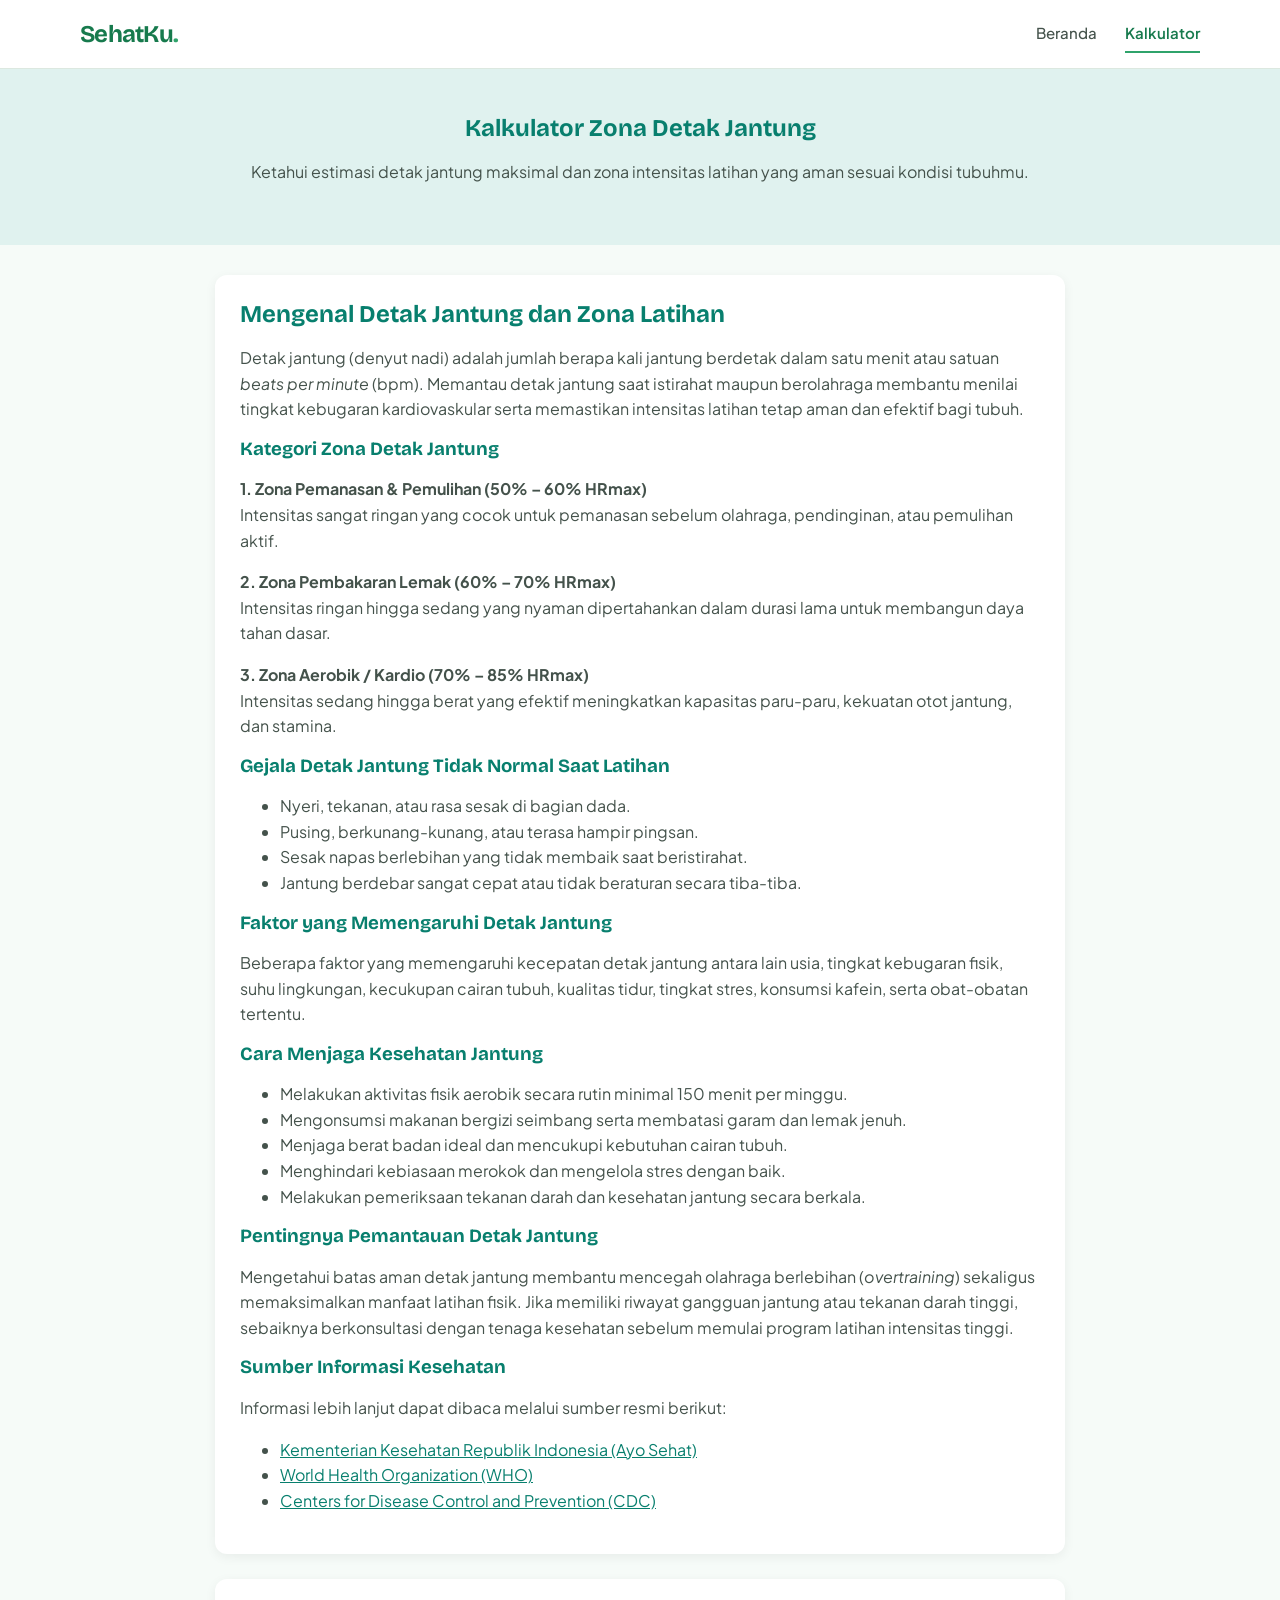
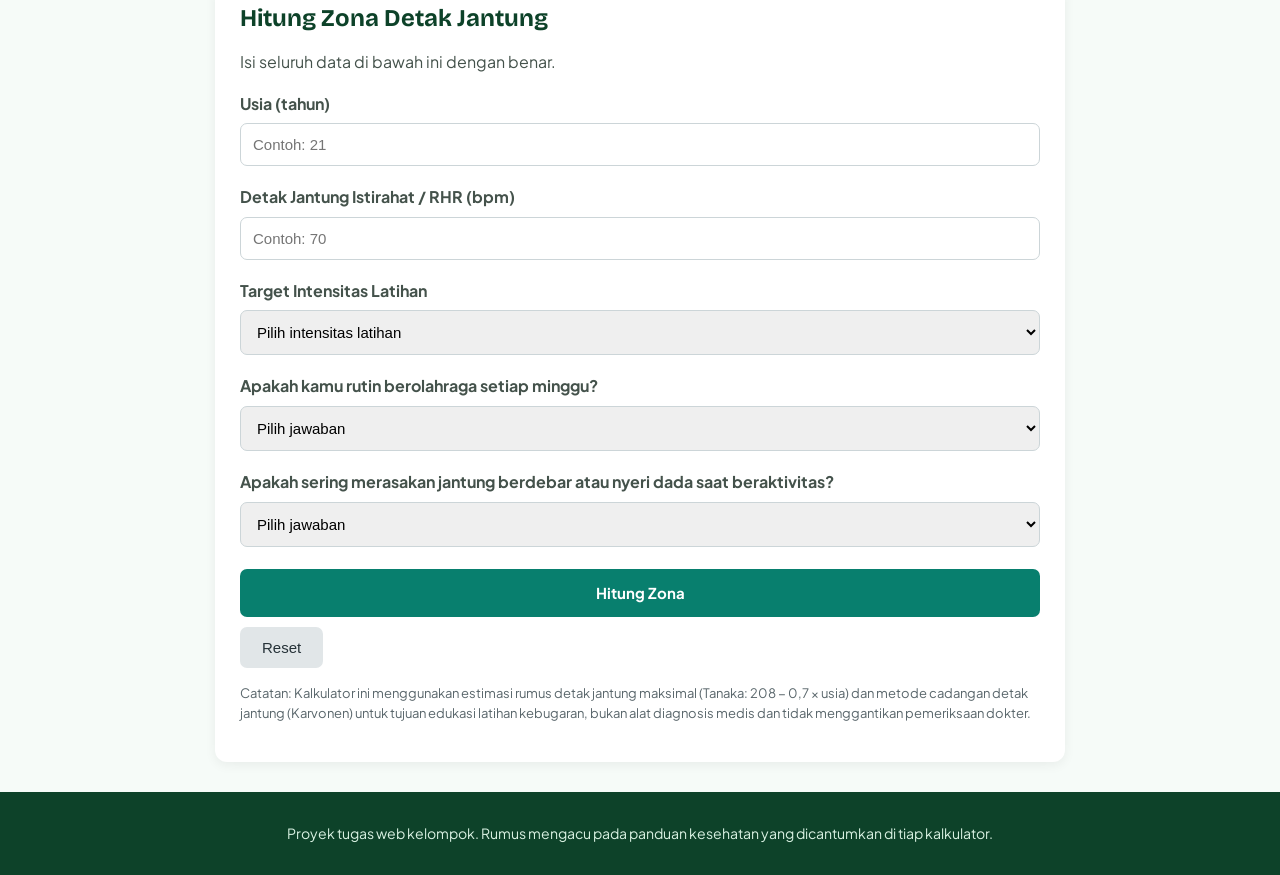
<file: kalkulator/detak-jantung.html>
<!DOCTYPE html>
<html lang="id">
<head>
    <meta charset="UTF-8">
    <meta name="viewport" content="width=device-width, initial-scale=1.0">
    <title>Kalkulator Zona Detak Jantung - SehatKu</title>

    <link rel="preconnect" href="https://fonts.googleapis.com">
    <link rel="preconnect" href="https://fonts.gstatic.com" crossorigin>
    <link href="https://fonts.googleapis.com/css2?family=Bricolage+Grotesque:wght@600;700&family=Plus+Jakarta+Sans:wght@400;500;600&display=swap" rel="stylesheet">
    <link rel="stylesheet" href="https://cdnjs.cloudflare.com/ajax/libs/font-awesome/6.5.2/css/all.min.css">
    <link rel="stylesheet" href="../css/style.css">

    <style>
        * {
            box-sizing: border-box;
        }

        /* Header dan footer memakai gaya bersama dari css/style.css */

        .hero-diabetes {
            background: #e0f2ef;
            padding: 45px 20px;
            text-align: center;
        }

        .hero-diabetes h1 {
            color: #087f6e;
            margin-bottom: 10px;
        }

        .container {
            width: 90%;
            max-width: 850px;
            margin: 30px auto;
        }

        .article,
        .diabetes-container {
            background: white;
            padding: 25px;
            border-radius: 12px;
            margin-bottom: 25px;
            box-shadow: 0 3px 12px rgba(0,0,0,0.06);
        }

        .article h2,
        .article h3 {
            color: #087f6e;
        }

        .article a {
            color: #087f6e;
            overflow-wrap: anywhere;
        }

        .form-group {
            margin-bottom: 18px;
        }

        .form-group label {
            display: block;
            margin-bottom: 7px;
            font-weight: bold;
        }

        .form-group input,
        .form-group select {
            width: 100%;
            padding: 12px;
            border: 1px solid #ccd5d8;
            border-radius: 7px;
            font-size: 15px;
        }

        .form-group input:focus,
        .form-group select:focus {
            outline: 2px solid #087f6e;
            border-color: #087f6e;
        }

        .button-group {
            display: flex;
            gap: 10px;
            flex-wrap: wrap;
        }

        .btn-hitung,
        .btn-reset {
            border: none;
            padding: 12px 22px;
            border-radius: 7px;
            cursor: pointer;
            font-size: 15px;
        }

        .btn-hitung {
            background: #087f6e;
            color: white;
        }

        .btn-reset {
            background: #e1e6e8;
            color: #263238;
        }

        #hasil-jantung {
            display: none;
            margin-top: 25px;
            padding: 20px;
            border-radius: 10px;
            background: #e8f5f2;
            border-left: 5px solid #087f6e;
        }

        #hasil-jantung h3 {
            color: #087f6e;
            margin-top: 0;
        }

        .catatan {
            font-size: 13px;
            color: #59666b;
            margin-top: 15px;
        }

        @media (max-width: 600px) {
            .article,
            .diabetes-container {
                padding: 18px;
            }
        }
    </style>
</head>

<body>

    <header class="topbar">
        <div class="wrap topbar-in">
            <a class="brand" href="../index.html">SehatKu<span class="brand-dot">.</span></a>
            <nav class="menu" aria-label="Menu utama">
                <a href="../index.html">Beranda</a>
                <a href="../index.html#kalkulator" aria-current="page">Kalkulator</a>
            </nav>
        </div>
    </header>

    <section class="hero-diabetes">
        <h1>Kalkulator Zona Detak Jantung</h1>
        <p>Ketahui estimasi detak jantung maksimal dan zona intensitas latihan yang aman sesuai kondisi tubuhmu.</p>
    </section>

    <main class="container">
        <article class="article" id="artikel">
            <h2>Mengenal Detak Jantung dan Zona Latihan</h2>

            <p>
                Detak jantung (denyut nadi) adalah jumlah berapa kali jantung berdetak
                dalam satu menit atau satuan <em>beats per minute</em> (bpm). Memantau
                detak jantung saat istirahat maupun berolahraga membantu menilai tingkat
                kebugaran kardiovaskular serta memastikan intensitas latihan tetap aman
                dan efektif bagi tubuh.
            </p>

            <h3>Kategori Zona Detak Jantung</h3>

            <p>
                <strong>1. Zona Pemanasan & Pemulihan (50% – 60% HRmax)</strong><br>
                Intensitas sangat ringan yang cocok untuk pemanasan sebelum olahraga,
                pendinginan, atau pemulihan aktif.
            </p>

            <p>
                <strong>2. Zona Pembakaran Lemak (60% – 70% HRmax)</strong><br>
                Intensitas ringan hingga sedang yang nyaman dipertahankan dalam durasi
                lama untuk membangun daya tahan dasar.
            </p>

            <p>
                <strong>3. Zona Aerobik / Kardio (70% – 85% HRmax)</strong><br>
                Intensitas sedang hingga berat yang efektif meningkatkan kapasitas
                paru-paru, kekuatan otot jantung, dan stamina.
            </p>

            <h3>Gejala Detak Jantung Tidak Normal Saat Latihan</h3>
            <ul>
                <li>Nyeri, tekanan, atau rasa sesak di bagian dada.</li>
                <li>Pusing, berkunang-kunang, atau terasa hampir pingsan.</li>
                <li>Sesak napas berlebihan yang tidak membaik saat beristirahat.</li>
                <li>Jantung berdebar sangat cepat atau tidak beraturan secara tiba-tiba.</li>
            </ul>

            <h3>Faktor yang Memengaruhi Detak Jantung</h3>
            <p>
                Beberapa faktor yang memengaruhi kecepatan detak jantung antara lain
                usia, tingkat kebugaran fisik, suhu lingkungan, kecukupan cairan tubuh,
                kualitas tidur, tingkat stres, konsumsi kafein, serta obat-obatan tertentu.
            </p>

            <h3>Cara Menjaga Kesehatan Jantung</h3>
            <ul>
                <li>Melakukan aktivitas fisik aerobik secara rutin minimal 150 menit per minggu.</li>
                <li>Mengonsumsi makanan bergizi seimbang serta membatasi garam dan lemak jenuh.</li>
                <li>Menjaga berat badan ideal dan mencukupi kebutuhan cairan tubuh.</li>
                <li>Menghindari kebiasaan merokok dan mengelola stres dengan baik.</li>
                <li>Melakukan pemeriksaan tekanan darah dan kesehatan jantung secara berkala.</li>
            </ul>

            <h3>Pentingnya Pemantauan Detak Jantung</h3>
            <p>
                Mengetahui batas aman detak jantung membantu mencegah olahraga berlebihan
                (<em>overtraining</em>) sekaligus memaksimalkan manfaat latihan fisik.
                Jika memiliki riwayat gangguan jantung atau tekanan darah tinggi,
                sebaiknya berkonsultasi dengan tenaga kesehatan sebelum memulai program
                latihan intensitas tinggi.
            </p>

            <h3>Sumber Informasi Kesehatan</h3>
            <p>
                Informasi lebih lanjut dapat dibaca melalui sumber resmi berikut:
            </p>

            <ul>
                <li>
                    <a href="https://ayosehat.kemkes.go.id/"
                       target="_blank" rel="noopener noreferrer">
                        Kementerian Kesehatan Republik Indonesia (Ayo Sehat)
                    </a>
                </li>
                <li>
                    <a href="https://www.who.int/health-topics/cardiovascular-diseases"
                       target="_blank" rel="noopener noreferrer">
                        World Health Organization (WHO)
                    </a>
                </li>
                <li>
                    <a href="https://www.cdc.gov/physical-activity-basics/measuring/heart-rate.html"
                       target="_blank" rel="noopener noreferrer">
                        Centers for Disease Control and Prevention (CDC)
                    </a>
                </li>
            </ul>
        </article>

        <section class="diabetes-container">
            <h2>Hitung Zona Detak Jantung</h2>
            <p>Isi seluruh data di bawah ini dengan benar.</p>

            <form id="form-jantung">
                <div class="form-group">
                    <label for="usia">Usia (tahun)</label>
                    <input type="number" id="usia" min="5" max="100" placeholder="Contoh: 21" required>
                </div>

                <div class="form-group">
                    <label for="rhr">Detak Jantung Istirahat / RHR (bpm)</label>
                    <input type="number" id="rhr" min="35" max="130" placeholder="Contoh: 70" required>
                </div>

                <div class="form-group">
                    <label for="target-zona">Target Intensitas Latihan</label>
                    <select id="target-zona" required>
                        <option value="">Pilih intensitas latihan</option>
                        <option value="ringan">Ringan — Pemanasan & Pemulihan (50% – 60%)</option>
                        <option value="sedang">Sedang — Pembakaran Lemak & Kardio Dasar (60% – 70%)</option>
                        <option value="aerobik">Aerobik — Peningkatan Stamina (70% – 80%)</option>
                        <option value="berat">Berat — Latihan Performa / Anaerobik (80% – 90%)</option>
                    </select>
                </div>

                <div class="form-group">
                    <label for="rutin-olahraga">Apakah kamu rutin berolahraga setiap minggu?</label>
                    <select id="rutin-olahraga" required>
                        <option value="">Pilih jawaban</option>
                        <option value="ya">Ya</option>
                        <option value="tidak">Tidak</option>
                    </select>
                </div>

                <div class="form-group">
                    <label for="keluhan">Apakah sering merasakan jantung berdebar atau nyeri dada saat beraktivitas?</label>
                    <select id="keluhan" required>
                        <option value="">Pilih jawaban</option>
                        <option value="ya">Ya</option>
                        <option value="tidak">Tidak</option>
                    </select>
                </div>

                <div class="button-group">
                    <button type="submit" class="btn-hitung">Hitung Zona</button>
                    <button type="reset" class="btn-reset">Reset</button>
                </div>
            </form>

            <div id="hasil-jantung" aria-live="polite"></div>

            <p class="catatan">
                Catatan: Kalkulator ini menggunakan estimasi rumus detak jantung maksimal (Tanaka: 208 − 0,7 × usia) dan metode cadangan detak jantung (Karvonen) untuk tujuan edukasi latihan kebugaran, bukan alat diagnosis medis dan tidak menggantikan pemeriksaan dokter.
            </p>
        </section>

    </main>

    <footer class="foot" id="tentang">
        <div class="wrap">
            <p>Proyek tugas web kelompok. Rumus mengacu pada panduan kesehatan yang dicantumkan di tiap kalkulator.</p>
        </div>
    </footer>

    <script src="../js/detak-jantung.js"></script>

</body>
</html>
</file>
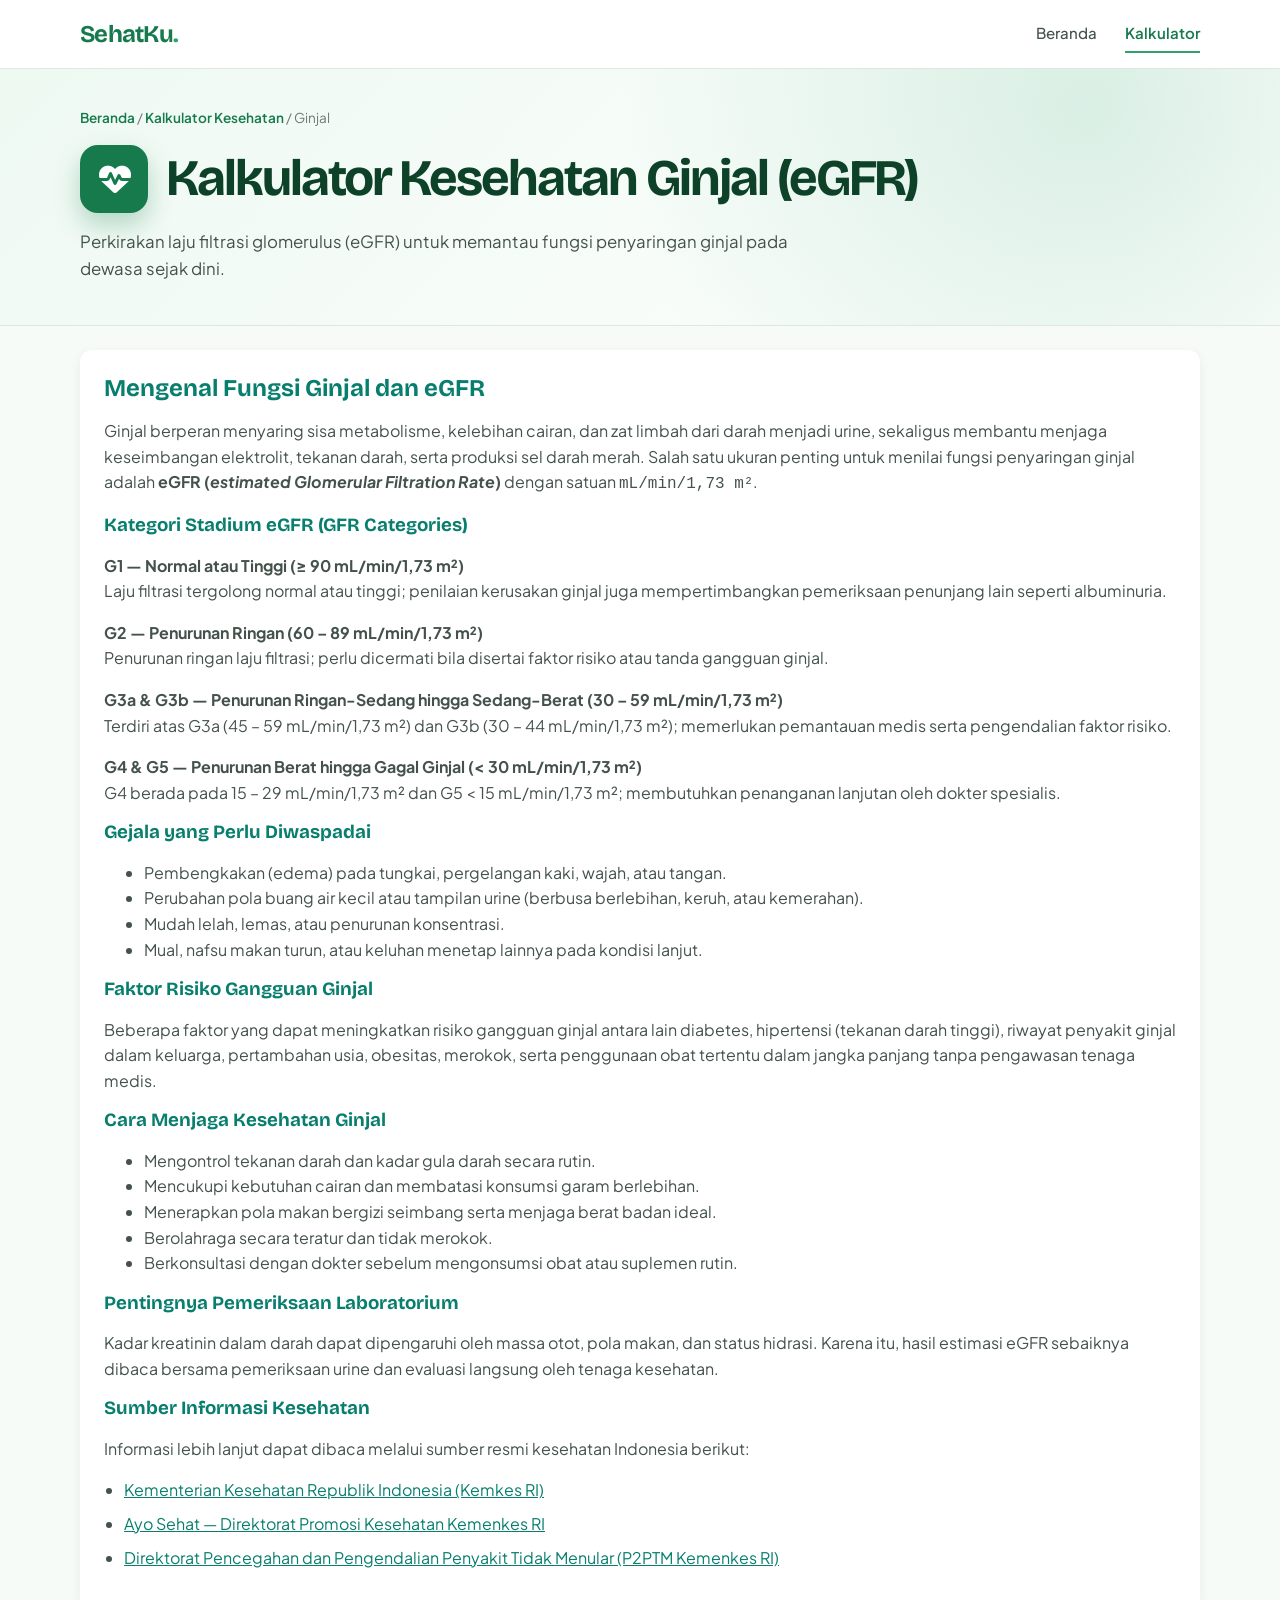
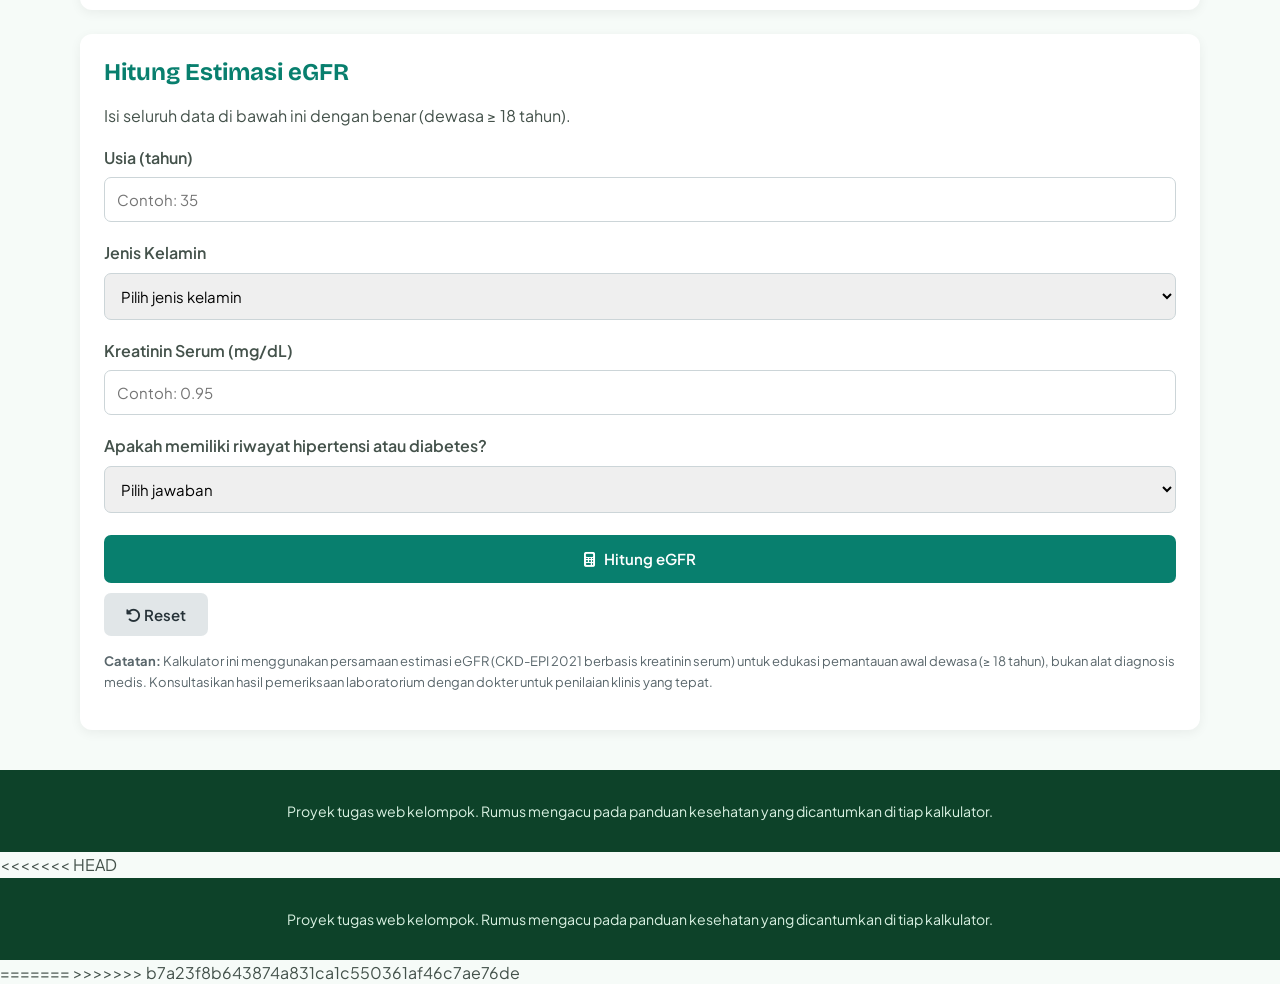
<file: kalkulator/egfr-ginjal.html>
<!doctype html>
<html lang="id">
  <head>
    <meta charset="UTF-8" />
    <meta name="viewport" content="width=device-width, initial-scale=1" />
    <title>Kalkulator Kesehatan Ginjal (eGFR) - SehatKu</title>
    <meta
      name="description"
      content="Kalkulator estimasi laju filtrasi glomerulus (eGFR) untuk memantau fungsi ginjal."
    />

    <!-- Google Fonts -->
    <link rel="preconnect" href="https://fonts.googleapis.com" />
    <link rel="preconnect" href="https://fonts.gstatic.com" crossorigin />
    <link
      href="https://fonts.googleapis.com/css2?family=Bricolage+Grotesque:wght@600;700&family=Plus+Jakarta+Sans:wght@400;500;600&display=swap"
      rel="stylesheet"
    />

    <!-- Font Awesome -->
    <link
      rel="stylesheet"
      href="https://cdnjs.cloudflare.com/ajax/libs/font-awesome/6.5.2/css/all.min.css"
    />

    <!-- CSS utama -->
    <link rel="stylesheet" href="../css/style.css" />

    <style>
      * {
        box-sizing: border-box;
      }

      /* CARD GINJAL */
      .ginjal-stack {
        display: grid;
        gap: 24px;
        margin-top: 24px;
        margin-bottom: 40px;
      }
      .ginjal-card {
        background: #ffffff;
        padding: 24px;
        border-radius: 12px;
        box-shadow: 0 3px 12px rgba(0, 0, 0, 0.06);
      }
      .ginjal-card h2,
      .ginjal-card h3 {
        color: #087f6e;
        margin-top: 0;
      }
      .ginjal-card a {
        color: #087f6e;
        overflow-wrap: anywhere;
      }

      /* FORM */
      .form-group {
        margin-bottom: 18px;
      }
      .form-group label {
        display: block;
        margin-bottom: 7px;
        font-weight: 600;
      }
      .form-group input,
      .form-group select {
        width: 100%;
        padding: 12px;
        border: 1px solid #ccd5d8;
        border-radius: 7px;
        font-size: 15px;
        font-family: inherit;
      }
      .form-group input:focus,
      .form-group select:focus {
        outline: 2px solid #087f6e;
        border-color: #087f6e;
      }

      /* BUTTON */
      .button-group {
        display: flex;
        gap: 10px;
        flex-wrap: wrap;
      }
      .btn-hitung,
      .btn-reset {
        border: none;
        padding: 12px 22px;
        border-radius: 7px;
        cursor: pointer;
        font-size: 15px;
        font-family: inherit;
        font-weight: 600;
      }
      .btn-hitung {
        background: #087f6e;
        color: #ffffff;
      }
      .btn-hitung:hover {
        background: #066b5d;
      }
      .btn-reset {
        background: #e1e6e8;
        color: #263238;
      }
      .btn-reset:hover {
        background: #d2d8da;
      }

      /* HASIL KALKULATOR */
      #hasil-ginjal {
        display: none;
        margin-top: 24px;
        padding: 24px;
        border-radius: 10px;
        background: #e8f5f2;
        border-left: 5px solid #087f6e;
      }
      #hasil-ginjal h3 {
        color: #087f6e;
        margin-top: 0;
        margin-bottom: 18px;
      }
      #hasil-ginjal p {
        line-height: 1.7;
      }
      .nilai-egfr {
        font-size: 28px;
        font-weight: 700;
        color: #087f6e;
        margin: 8px 0 20px;
      }
      .kategori-egfr {
        display: inline-block;
        padding: 8px 14px;
        background: #087f6e;
        color: #ffffff;
        border-radius: 6px;
        font-weight: 600;
        margin-bottom: 15px;
      }
      #hasil-ginjal hr {
        border: none;
        border-top: 1px solid #c8ded9;
        margin: 20px 0;
      }

      /* CATATAN */
      .catatan {
        font-size: 13px;
        color: #59666b;
        margin-top: 15px;
        line-height: 1.6;
      }

      /* SUMBER */
      .sumber-list {
        padding-left: 20px;
      }
      .sumber-list li {
        margin-bottom: 8px;
      }

      /* RESPONSIVE */
      @media (max-width: 600px) {
        .ginjal-card {
          padding: 18px;
        }
        .nilai-egfr {
          font-size: 23px;
        }
        .btn-hitung,
        .btn-reset {
          width: 100%;
        }
      }
    </style>
  </head>

  <body>
    <!-- HEADER -->
    <header class="topbar">
      <div class="wrap topbar-in">
        <a class="brand" href="../index.html"
          >SehatKu<span class="brand-dot">.</span></a
        >
        <nav class="menu" aria-label="Menu utama">
          <a href="../index.html">Beranda</a>
          <a href="../index.html#kalkulator" aria-current="page">Kalkulator</a>
        </nav>
      </div>
    </header>

    <!-- MAIN -->
    <main>
      <!-- HERO -->
      <section class="hero hero-kecil">
        <div class="wrap">
          <p class="crumb">
            <a href="../index.html">Beranda</a> /
            <a href="../index.html#kalkulator">Kalkulator Kesehatan</a> / Ginjal
          </p>
          <h1 class="judul-hero">
            <span class="judul-ikon" aria-hidden="true"
              ><i class="fa-solid fa-heart-pulse"></i
            ></span>
            Kalkulator Kesehatan Ginjal (eGFR)
          </h1>
          <p class="lead">
            Perkirakan laju filtrasi glomerulus (eGFR) untuk memantau fungsi
            penyaringan ginjal pada dewasa sejak dini.
          </p>
        </div>
      </section>

      <!-- CONTENT -->
      <section class="wrap ginjal-stack">
        <!-- ARTIKEL -->
        <article class="ginjal-card" id="artikel">
          <h2>Mengenal Fungsi Ginjal dan eGFR</h2>

          <p>
            Ginjal berperan menyaring sisa metabolisme, kelebihan cairan, dan
            zat limbah dari darah menjadi urine, sekaligus membantu menjaga
            keseimbangan elektrolit, tekanan darah, serta produksi sel darah
            merah. Salah satu ukuran penting untuk menilai fungsi penyaringan
            ginjal adalah
            <strong
              >eGFR (<em>estimated Glomerular Filtration Rate</em>)</strong
            >
            dengan satuan <code>mL/min/1,73 m²</code>.
          </p>

          <h3>Kategori Stadium eGFR (GFR Categories)</h3>

          <p>
            <strong>G1 — Normal atau Tinggi (≥ 90 mL/min/1,73 m²)</strong><br />
            Laju filtrasi tergolong normal atau tinggi; penilaian kerusakan
            ginjal juga mempertimbangkan pemeriksaan penunjang lain seperti
            albuminuria.
          </p>

          <p>
            <strong>G2 — Penurunan Ringan (60 – 89 mL/min/1,73 m²)</strong
            ><br />
            Penurunan ringan laju filtrasi; perlu dicermati bila disertai faktor
            risiko atau tanda gangguan ginjal.
          </p>

          <p>
            <strong
              >G3a &amp; G3b — Penurunan Ringan-Sedang hingga Sedang-Berat (30 –
              59 mL/min/1,73 m²)</strong
            ><br />
            Terdiri atas G3a (45 – 59 mL/min/1,73 m²) dan G3b (30 – 44
            mL/min/1,73 m²); memerlukan pemantauan medis serta pengendalian
            faktor risiko.
          </p>

          <p>
            <strong
              >G4 &amp; G5 — Penurunan Berat hingga Gagal Ginjal (&lt; 30
              mL/min/1,73 m²)</strong
            ><br />
            G4 berada pada 15 – 29 mL/min/1,73 m² dan G5 &lt; 15 mL/min/1,73 m²;
            membutuhkan penanganan lanjutan oleh dokter spesialis.
          </p>

          <h3>Gejala yang Perlu Diwaspadai</h3>
          <ul>
            <li>
              Pembengkakan (edema) pada tungkai, pergelangan kaki, wajah, atau
              tangan.
            </li>
            <li>
              Perubahan pola buang air kecil atau tampilan urine (berbusa
              berlebihan, keruh, atau kemerahan).
            </li>
            <li>Mudah lelah, lemas, atau penurunan konsentrasi.</li>
            <li>
              Mual, nafsu makan turun, atau keluhan menetap lainnya pada kondisi
              lanjut.
            </li>
          </ul>

          <h3>Faktor Risiko Gangguan Ginjal</h3>
          <p>
            Beberapa faktor yang dapat meningkatkan risiko gangguan ginjal
            antara lain diabetes, hipertensi (tekanan darah tinggi), riwayat
            penyakit ginjal dalam keluarga, pertambahan usia, obesitas, merokok,
            serta penggunaan obat tertentu dalam jangka panjang tanpa pengawasan
            tenaga medis.
          </p>

          <h3>Cara Menjaga Kesehatan Ginjal</h3>
          <ul>
            <li>Mengontrol tekanan darah dan kadar gula darah secara rutin.</li>
            <li>
              Mencukupi kebutuhan cairan dan membatasi konsumsi garam
              berlebihan.
            </li>
            <li>
              Menerapkan pola makan bergizi seimbang serta menjaga berat badan
              ideal.
            </li>
            <li>Berolahraga secara teratur dan tidak merokok.</li>
            <li>
              Berkonsultasi dengan dokter sebelum mengonsumsi obat atau suplemen
              rutin.
            </li>
          </ul>

          <h3>Pentingnya Pemeriksaan Laboratorium</h3>
          <p>
            Kadar kreatinin dalam darah dapat dipengaruhi oleh massa otot, pola
            makan, dan status hidrasi. Karena itu, hasil estimasi eGFR sebaiknya
            dibaca bersama pemeriksaan urine dan evaluasi langsung oleh tenaga
            kesehatan.
          </p>

          <h3>Sumber Informasi Kesehatan</h3>
          <p>
            Informasi lebih lanjut dapat dibaca melalui sumber resmi kesehatan
            Indonesia berikut:
          </p>
          <ul class="sumber-list">
            <li>
              <a
                href="https://www.kemkes.go.id/"
                target="_blank"
                rel="noopener noreferrer"
                >Kementerian Kesehatan Republik Indonesia (Kemkes RI)</a
              >
            </li>
            <li>
              <a
                href="https://ayosehat.kemkes.go.id/"
                target="_blank"
                rel="noopener noreferrer"
                >Ayo Sehat — Direktorat Promosi Kesehatan Kemenkes RI</a
              >
            </li>
            <li>
              <a
                href="https://p2ptm.kemkes.go.id/"
                target="_blank"
                rel="noopener noreferrer"
                >Direktorat Pencegahan dan Pengendalian Penyakit Tidak Menular
                (P2PTM Kemenkes RI)</a
              >
            </li>
          </ul>
        </article>

        <!-- KALKULATOR -->
        <section class="ginjal-card">
          <h2>Hitung Estimasi eGFR</h2>
          <p>Isi seluruh data di bawah ini dengan benar (dewasa ≥ 18 tahun).</p>

          <form id="form-ginjal" novalidate>
            <div class="form-group">
              <label for="usia">Usia (tahun)</label>
              <input
                type="number"
                id="usia"
                min="18"
                max="120"
                placeholder="Contoh: 35"
                required
              />
            </div>

            <div class="form-group">
              <label for="gender">Jenis Kelamin</label>
              <select id="gender" required>
                <option value="">Pilih jenis kelamin</option>
                <option value="laki-laki">Laki-laki</option>
                <option value="perempuan">Perempuan</option>
              </select>
            </div>

            <div class="form-group">
              <label for="kreatinin">Kreatinin Serum (mg/dL)</label>
              <input
                type="number"
                id="kreatinin"
                min="0.1"
                max="25"
                step="0.01"
                placeholder="Contoh: 0.95"
                required
              />
            </div>

            <div class="form-group">
              <label for="riwayat"
                >Apakah memiliki riwayat hipertensi atau diabetes?</label
              >
              <select id="riwayat" required>
                <option value="">Pilih jawaban</option>
                <option value="ya">Ya</option>
                <option value="tidak">Tidak</option>
              </select>
            </div>

            <div class="button-group">
              <button type="submit" class="btn-hitung">
                <i class="fa-solid fa-calculator"></i> Hitung eGFR
              </button>
              <button type="reset" class="btn-reset">
                <i class="fa-solid fa-rotate-left"></i> Reset
              </button>
            </div>
          </form>

          <!-- HASIL KALKULATOR (diisi oleh JavaScript di bawah) -->
          <div id="hasil-ginjal" aria-live="polite"></div>

          <p class="catatan">
            <strong>Catatan:</strong>
            Kalkulator ini menggunakan persamaan estimasi eGFR (CKD-EPI 2021
            berbasis kreatinin serum) untuk edukasi pemantauan awal dewasa (≥ 18
            tahun), bukan alat diagnosis medis. Konsultasikan hasil pemeriksaan
            laboratorium dengan dokter untuk penilaian klinis yang tepat.
          </p>
        </section>
      </section>
    </main>

    <!-- FOOTER -->
    <footer class="foot" id="tentang">
      <div class="wrap">
        <p>
          Proyek tugas web kelompok. Rumus mengacu pada panduan kesehatan yang
          dicantumkan di tiap kalkulator.
        </p>
      </div>
    </footer>

<<<<<<< HEAD
</main>

<!-- FOOTER -->
<footer class="foot" id="tentang">
    <div class="wrap">
        <p>Proyek tugas web kelompok. Rumus mengacu pada panduan kesehatan yang dicantumkan di tiap kalkulator.</p>
    </div>
</footer>

<!-- JAVASCRIPT -->
<script src="../js/egfr-ginjal.js"></script>

</body>
=======
    <!-- JAVASCRIPT -->
    <script src="../js/egfr-ginjal.js"></script>
  </body>
>>>>>>> b7a23f8b643874a831ca1c550361af46c7ae76de
</html>
</file>
<file: css/style.css>
/* ===== Variabel & tema ===== */
:root {
  --hijau-900: #0d4229;
  --hijau-800: #115c39;
  --hijau-700: #177a4d;
  --hijau-600: #1f9160;
  --hijau-500: #2fa36b;
  --hijau-100: #d9f1e2;
  --hijau-50: #eef9f2;
  --putih: #ffffff;
  --abu-700: #44524b;
  --abu-500: #6b7a72;
  --abu-200: #dce8e0;
  --latar: #f6fbf8;
  --bayang: 0 10px 30px rgba(13, 66, 41, 0.08);
  --bayang-hover: 0 18px 38px rgba(13, 66, 41, 0.16);
  --radius: 18px;
  --font-judul: "Bricolage Grotesque", sans-serif;
  --font-teks: "Plus Jakarta Sans", sans-serif;
}

/* ===== Reset & dasar ===== */
* { box-sizing: border-box; }

html { scroll-behavior: smooth; }

body {
  margin: 0;
  background: var(--latar);
  color: var(--abu-700);
  font-family: var(--font-teks);
  font-size: 16px;
  line-height: 1.6;
  -webkit-font-smoothing: antialiased;
}

[hidden] { display: none !important; }

img { display: block; max-width: 100%; }

a { color: inherit; }

h1, h2, h3 {
  font-family: var(--font-judul);
  color: var(--hijau-900);
  line-height: 1.2;
  margin: 0;
}

/* ===== Utilitas & layout ===== */
.sr-only {
  position: absolute;
  width: 1px;
  height: 1px;
  padding: 0;
  margin: -1px;
  overflow: hidden;
  clip: rect(0, 0, 0, 0);
  white-space: nowrap;
  border: 0;
}

.wrap {
  width: min(1120px, calc(100% - 40px));
  margin-inline: auto;
}

.hero, .tools, .foot { scroll-margin-top: 68px; }

/* ===== Header & navigasi ===== */
.topbar {
  background: var(--putih);
  border-bottom: 1px solid var(--abu-200);
  position: sticky;
  top: 0;
  z-index: 20;
}

.topbar-in {
  min-height: 68px;
  display: flex;
  align-items: center;
  justify-content: space-between;
  gap: 24px;
}

.brand {
  font-family: var(--font-judul);
  font-size: 1.5rem;
  font-weight: 700;
  color: var(--hijau-700);
  text-decoration: none;
  letter-spacing: -0.03em;
}

.brand-dot { color: var(--hijau-500); }

.menu {
  display: flex;
  align-items: center;
  gap: 28px;
  flex-wrap: wrap;
}

.menu a {
  text-decoration: none;
  color: var(--abu-700);
  font-size: 0.94rem;
  font-weight: 500;
  padding: 6px 0;
  border-bottom: 2px solid transparent;
  transition: color 0.2s ease, border-color 0.2s ease;
}

.menu a:hover,
.menu a:focus-visible { color: var(--hijau-700); }

.menu a[aria-current] {
  color: var(--hijau-700);
  border-bottom-color: var(--hijau-500);
  font-weight: 600;
}

/* ===== Hero & breadcrumb ===== */
.hero {
  background:
    radial-gradient(circle at 85% 15%, rgba(47, 163, 107, 0.16), transparent 42%),
    linear-gradient(135deg, var(--hijau-50), var(--putih));
  border-bottom: 1px solid var(--abu-200);
  padding: 54px 0 58px;
}

.hero-kecil { padding: 38px 0 42px; }

.crumb {
  margin: 0 0 16px;
  font-size: 0.85rem;
  color: var(--abu-500);
}

.crumb a {
  color: var(--hijau-700);
  text-decoration: none;
  font-weight: 600;
}

.crumb a:hover { text-decoration: underline; }

.hero h1 {
  font-size: clamp(2.1rem, 5vw, 3.2rem);
  letter-spacing: -0.04em;
}

.judul-hero {
  display: flex;
  align-items: center;
  gap: 18px;
  flex-wrap: wrap;
}

.judul-ikon {
  display: inline-flex;
  align-items: center;
  justify-content: center;
  flex: none;
  width: 68px;
  height: 68px;
  border-radius: 18px;
  background: var(--hijau-700);
  color: var(--putih);
  font-size: 2rem;
  box-shadow: 0 12px 26px rgba(23, 122, 77, 0.28);
}

.lead {
  max-width: 720px;
  margin: 16px 0 0;
  font-size: 1.05rem;
  color: var(--abu-700);
}

/* ===== Beranda: toolbar, filter & pencarian ===== */
.tools { padding: 48px 0 72px; }

.tools-head {
  display: flex;
  align-items: baseline;
  justify-content: space-between;
  gap: 16px;
  flex-wrap: wrap;
  margin-bottom: 22px;
}

.tools-head h2 { font-size: 1.75rem; }

.count {
  margin: 0;
  font-size: 0.88rem;
  font-weight: 600;
  color: var(--hijau-700);
  background: var(--hijau-100);
  padding: 6px 14px;
  border-radius: 999px;
}

.controls {
  display: flex;
  align-items: center;
  justify-content: space-between;
  gap: 18px;
  flex-wrap: wrap;
  margin-bottom: 28px;
}

.filters {
  display: flex;
  flex-wrap: wrap;
  gap: 8px;
}

.chip {
  font: inherit;
  font-size: 0.86rem;
  font-weight: 600;
  color: var(--hijau-800);
  background: var(--putih);
  border: 1px solid var(--abu-200);
  border-radius: 999px;
  padding: 8px 14px;
  cursor: pointer;
  display: inline-flex;
  align-items: center;
  gap: 7px;
  transition: background 0.2s ease, color 0.2s ease, border-color 0.2s ease, transform 0.2s ease;
}

.chip span {
  font-size: 0.75rem;
  background: var(--hijau-50);
  color: var(--hijau-700);
  min-width: 20px;
  text-align: center;
  border-radius: 999px;
  padding: 1px 5px;
}

.chip:hover { border-color: var(--hijau-500); transform: translateY(-1px); }

.chip.is-active {
  background: var(--hijau-700);
  border-color: var(--hijau-700);
  color: var(--putih);
}

.chip.is-active span {
  background: rgba(255, 255, 255, 0.22);
  color: var(--putih);
}

.search { flex: 1 1 240px; max-width: 320px; }

.search input {
  width: 100%;
  font: inherit;
  font-size: 0.92rem;
  color: var(--hijau-900);
  background: var(--putih);
  border: 1px solid var(--abu-200);
  border-radius: 12px;
  padding: 11px 16px;
  outline: none;
  transition: border-color 0.2s ease, box-shadow 0.2s ease;
}

.search input::placeholder { color: #9aa8a0; }

.search input:focus {
  border-color: var(--hijau-500);
  box-shadow: 0 0 0 3px var(--hijau-100);
}

/* ===== Beranda: kartu kalkulator ===== */
.grid {
  display: grid;
  grid-template-columns: repeat(auto-fill, minmax(300px, 1fr));
  gap: 22px;
}

.card {
  display: flex;
  flex-direction: column;
  background: var(--putih);
  border: 1px solid var(--abu-200);
  border-radius: var(--radius);
  overflow: hidden;
  text-decoration: none;
  box-shadow: var(--bayang);
  transition: transform 0.25s ease, box-shadow 0.25s ease, border-color 0.25s ease;
}

.card:hover,
.card:focus-visible {
  transform: translateY(-6px);
  border-color: var(--hijau-500);
  box-shadow: var(--bayang-hover);
}

.card:focus-visible { outline: 3px solid var(--hijau-500); outline-offset: 3px; }

.card-media {
  display: flex;
  align-items: center;
  justify-content: center;
  min-height: 156px;
  background: linear-gradient(160deg, var(--hijau-50), var(--hijau-100));
  border-bottom: 1px solid var(--abu-200);
  overflow: hidden;
}

.card-media i {
  display: flex;
  align-items: center;
  justify-content: center;
  width: 100px;
  height: 100px;
  border-radius: 50%;
  background: var(--putih);
  color: var(--hijau-700);
  font-size: 3.25rem;
  box-shadow: 0 10px 24px rgba(13, 66, 41, 0.12);
  transition: transform 0.3s ease, color 0.3s ease;
}

.card:hover .card-media i {
  transform: scale(1.08);
  color: var(--hijau-600);
}

.card-body {
  display: flex;
  flex-direction: column;
  flex: 1;
  gap: 10px;
  padding: 22px 22px 20px;
}

.tag {
  align-self: flex-start;
  font-size: 0.72rem;
  font-weight: 700;
  text-transform: uppercase;
  letter-spacing: 0.06em;
  color: var(--hijau-700);
  background: var(--hijau-50);
  border-radius: 6px;
  padding: 4px 9px;
}

.card h3 {
  font-size: 1.16rem;
  letter-spacing: -0.02em;
}

.card p {
  margin: 0;
  font-size: 0.9rem;
  color: var(--abu-500);
  flex: 1;
}

.go {
  margin-top: 6px;
  font-size: 0.9rem;
  font-weight: 700;
  color: var(--hijau-700);
  display: inline-flex;
  align-items: center;
  gap: 8px;
}

.go span { transition: transform 0.2s ease; }
.card:hover .go span { transform: translateX(5px); }

/* ===== Status & pemberitahuan ===== */
.empty {
  margin: 28px 0 0;
  padding: 22px;
  text-align: center;
  color: var(--hijau-800);
  background: var(--hijau-50);
  border: 1px dashed var(--hijau-500);
  border-radius: var(--radius);
  font-weight: 600;
}

.notice {
  margin: 40px 0 0;
  padding: 18px 22px;
  background: var(--putih);
  border-left: 4px solid var(--hijau-500);
  border-radius: 10px;
  font-size: 0.9rem;
  color: var(--abu-500);
  box-shadow: var(--bayang);
}

.notice strong { color: var(--hijau-800); }

/* ===== Footer ===== */
.foot {
  background: var(--hijau-900);
  color: var(--hijau-100);
  padding: 30px 0;
}

.foot p {
  margin: 0;
  font-size: 0.88rem;
  text-align: center;
}

/* ===== Halaman kalkulator: tata letak & form ===== */
.konten-utama {
  display: grid;
  grid-template-columns: minmax(0, 1fr) 320px;
  gap: 24px;
  align-items: start;
  padding-top: 44px;
  padding-bottom: 72px;
}

.konten-kiri { min-width: 0; }

.kalkulator { padding: 0; }

.kalkulator-grid {
  display: grid;
  grid-template-columns: 1fr 1fr;
  gap: 24px;
  align-items: start;
}

.kalkulator-form,
.hasil {
  background: var(--putih);
  border: 1px solid var(--abu-200);
  border-radius: var(--radius);
  padding: 26px;
  box-shadow: var(--bayang);
}

.kalkulator-form h2 { font-size: 1.35rem; margin-bottom: 6px; }

.kalkulator-form > p {
  margin: 0 0 22px;
  font-size: 0.9rem;
  color: var(--abu-500);
}

.field { margin-bottom: 16px; }

.field label {
  display: flex;
  align-items: center;
  gap: 9px;
  font-size: 0.88rem;
  font-weight: 600;
  color: var(--hijau-800);
  margin-bottom: 7px;
}

.field label i { color: var(--hijau-500); width: 18px; }

.field input,
.field select {
  width: 100%;
  font: inherit;
  font-size: 0.95rem;
  color: var(--hijau-900);
  background: var(--putih);
  border: 1px solid var(--abu-200);
  border-radius: 10px;
  padding: 12px 14px;
  outline: none;
  transition: border-color 0.2s ease, box-shadow 0.2s ease;
}

.field select { cursor: pointer; }

.field input::placeholder { color: #9aa8a0; }

.field input:focus,
.field select:focus {
  border-color: var(--hijau-500);
  box-shadow: 0 0 0 3px var(--hijau-100);
}

.btn-hitung {
  width: 100%;
  display: inline-flex;
  align-items: center;
  justify-content: center;
  gap: 9px;
  font: inherit;
  font-size: 0.95rem;
  font-weight: 700;
  color: var(--putih);
  background: var(--hijau-700);
  border: 0;
  border-radius: 10px;
  padding: 13px 16px;
  margin-top: 4px;
  cursor: pointer;
  transition: background 0.2s ease, transform 0.2s ease;
}

.btn-hitung:hover { background: var(--hijau-800); transform: translateY(-1px); }
.btn-hitung:focus-visible { outline: 3px solid var(--hijau-500); outline-offset: 3px; }

.error {
  margin: 0 0 14px;
  padding: 10px 12px;
  font-size: 0.85rem;
  color: #8b1e1e;
  background: #fdecea;
  border-radius: 8px;
}

/* ===== Halaman kalkulator: hasil ===== */
.hasil { border-top: 4px solid var(--hijau-500); }

.hasil-atas {
  display: flex;
  flex-direction: column;
  align-items: center;
  gap: 10px;
  padding-bottom: 20px;
  border-bottom: 1px solid var(--abu-200);
}

.hasil-label {
  font-size: 0.78rem;
  font-weight: 700;
  text-transform: uppercase;
  letter-spacing: 0.08em;
  color: var(--abu-500);
}

.hasil-angka {
  font-family: var(--font-judul);
  font-size: 3.4rem;
  line-height: 1;
  color: var(--hijau-700);
}

.badge-kategori {
  font-size: 0.84rem;
  font-weight: 700;
  padding: 6px 14px;
  border-radius: 999px;
  background: var(--hijau-100);
  color: var(--hijau-800);
}

.badge-kategori.kurang { background: #fff1c9; color: #7a5600; }
.badge-kategori.normal { background: var(--hijau-100); color: var(--hijau-800); }
.badge-kategori.gemuk { background: #ffe6d2; color: #8f4700; }
.badge-kategori.obes1 { background: #fbdcd6; color: #922e1a; }
.badge-kategori.obes2 { background: #f6d4d4; color: #842020; }

.hasil-baris {
  display: flex;
  align-items: baseline;
  justify-content: space-between;
  gap: 14px;
  padding: 14px 0;
  border-bottom: 1px solid var(--abu-200);
  font-size: 0.92rem;
}

.hasil-baris span { color: var(--abu-500); }
.hasil-baris strong { color: var(--hijau-900); text-align: right; }

.saran {
  margin: 18px 0 0;
  padding: 14px 16px;
  font-size: 0.9rem;
  color: var(--abu-700);
  background: var(--hijau-50);
  border-radius: 10px;
}

.rumus { margin: 14px 0 0; font-size: 0.8rem; color: var(--abu-500); }

/* ===== Halaman kalkulator: artikel terkait & kalkulator lain ===== */
.lainnya { padding-top: 30px; }
.artikel { padding: 0; }

.artikel-grid {
  display: grid;
  grid-template-columns: 1fr;
  gap: 14px;
}

.artikel-card {
  display: flex;
  flex-direction: column;
  overflow: hidden;
  background: var(--putih);
  border: 1px solid var(--abu-200);
  border-radius: 14px;
  text-decoration: none;
  box-shadow: var(--bayang);
  transition: transform 0.25s ease, box-shadow 0.25s ease, border-color 0.25s ease;
}

.artikel-card:hover,
.artikel-card:focus-visible {
  transform: translateY(-4px);
  border-color: var(--hijau-500);
  box-shadow: var(--bayang-hover);
}

.artikel-thumb {
  width: 100%;
  height: 118px;
  object-fit: cover;
  background: var(--hijau-100);
}

.artikel-isi {
  display: flex;
  flex-direction: column;
  gap: 8px;
  flex: 1;
  padding: 15px 16px 17px;
}

.artikel-card h3 { font-size: 0.98rem; line-height: 1.35; }

.artikel-card p {
  margin: 0;
  font-size: 0.82rem;
  line-height: 1.5;
  color: var(--abu-500);
  flex: 1;
}

.grid-kecil {
  grid-template-columns: repeat(auto-fill, minmax(210px, 1fr));
  gap: 10px;
}

.card-kecil {
  display: flex;
  align-items: center;
  gap: 10px;
  padding: 10px 12px;
  background: var(--putih);
  border: 1px solid var(--abu-200);
  border-radius: 12px;
  text-decoration: none;
  box-shadow: 0 4px 14px rgba(13, 66, 41, 0.05);
  transition: transform 0.2s ease, border-color 0.2s ease, box-shadow 0.2s ease;
}

.card-kecil:hover,
.card-kecil:focus-visible {
  transform: translateY(-2px);
  border-color: var(--hijau-500);
  box-shadow: var(--bayang-hover);
}

.card-kecil:focus-visible { outline: 3px solid var(--hijau-500); outline-offset: 3px; }

.mini-ikon {
  display: inline-flex;
  align-items: center;
  justify-content: center;
  flex: none;
  width: 34px;
  height: 34px;
  border-radius: 9px;
  background: var(--hijau-50);
  color: var(--hijau-700);
  font-size: 0.95rem;
}

.card-kecil h3 {
  flex: 1;
  font-family: var(--font-teks);
  font-size: 0.83rem;
  font-weight: 600;
  line-height: 1.3;
  color: var(--hijau-900);
}

.card-kecil .go {
  flex: none;
  margin: 0;
  font-size: 0.9rem;
  color: var(--hijau-500);
}

/* ===== Responsif ===== */
@media (max-width: 960px) {
  .konten-utama { grid-template-columns: 1fr; }
  .artikel-grid { grid-template-columns: repeat(auto-fill, minmax(240px, 1fr)); }
}

@media (max-width: 640px) {
  .wrap { width: min(100% - 28px, 1120px); }
  .topbar-in { min-height: 60px; gap: 12px; }
  .menu { gap: 16px; }
  .menu a { font-size: 0.85rem; }
  .hero { padding: 38px 0 42px; }
  .judul-hero { gap: 12px; }
  .judul-ikon { width: 54px; height: 54px; font-size: 1.6rem; border-radius: 14px; }
  .tools { padding: 36px 0 56px; }
  .controls { align-items: stretch; }
  .search { max-width: none; }
  .grid { grid-template-columns: 1fr; }
  .kalkulator-grid { grid-template-columns: 1fr; }
  .artikel-grid { grid-template-columns: 1fr; }
  .kalkulator-form, .hasil { padding: 20px; }
}

@media (prefers-reduced-motion: reduce) {
  *, *::before, *::after {
    scroll-behavior: auto !important;
    transition-duration: 0.01ms !important;
  }
}
</file>
